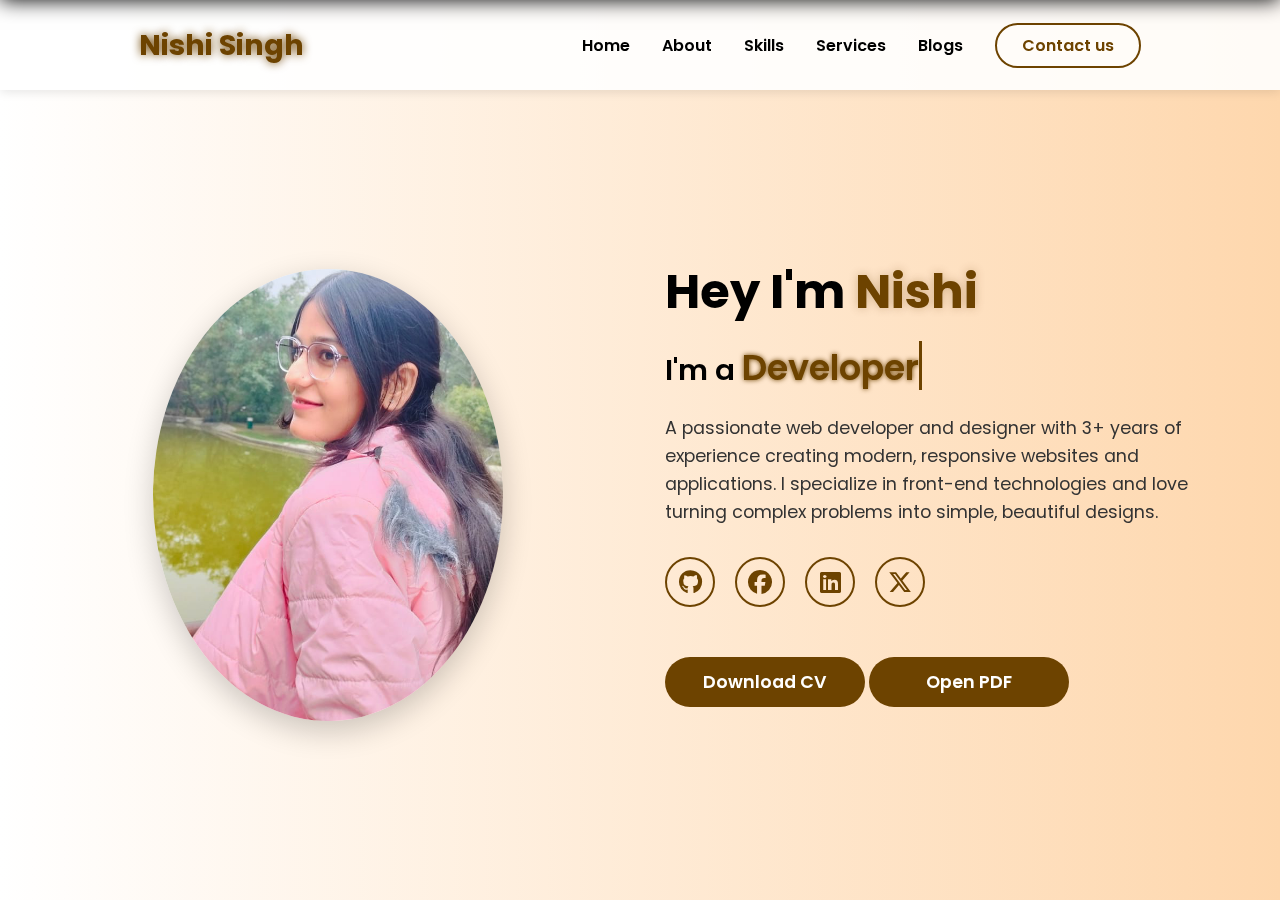
<file: index.html>
<!DOCTYPE html>
<html lang="en">
<head>
    <meta charset="UTF-8">
    <meta name="viewport" content="width=device-width, initial-scale=1.0">
    <link rel="stylesheet" href="https://cdnjs.cloudflare.com/ajax/libs/font-awesome/6.5.2/css/all.min.css">
    <title>Nishi Portfolio</title>
    <link rel="stylesheet" href="style.css">
    <link rel="stylesheet" href="https://unpkg.com/aos@next/dist/aos.css">
</head>
<body>
    <nav>
        <div class="nav-container">
            <div class="logo" data-aos="zoom-in" data-aos-duration="1000">
                <span>Nishi Singh</span>
            </div>
            <div class="links">
                <div class="link" data-aos="fade-up" data-aos-duration="1000" data-aos-delay="100"><a href="index.html">Home</a></div>
                <div class="link" data-aos="fade-up" data-aos-duration="1000" data-aos-delay="200"><a href="about.html">About</a></div>
                <div class="link" data-aos="fade-up" data-aos-duration="1000" data-aos-delay="300"><a href="skills.html">Skills</a></div>
                <div class="link" data-aos="fade-up" data-aos-duration="1000" data-aos-delay="400"><a href="services.html">Services</a></div>
                <div class="link" data-aos="fade-up" data-aos-duration="1000" data-aos-delay="500"><a href="blogs.html">Blogs</a></div>
                <div class="link contact-btn" data-aos="fade-up" data-aos-duration="1000" data-aos-delay="600"><a href="contact.html">Contact us</a></div>
            </div>
            <i class="fa-solid fa-bars hamburg" onclick="hamburg()"></i>
        </div>
        <div class="dropdown">
            <div class="links">
                <a href="index.html">Home</a>
                <a href="about.html">About</a>
                <a href="skills.html">Skills</a>
                <a href="services.html">Services</a>
                <a href="blogs.html">Blogs</a>
                <a href="contact.html">Contact Us</a>
                <i class="fa-solid fa-xmark cancel" onclick="cancel()"></i>
            </div>
        </div>
    </nav>

    <section>
        <div class="main-container">
            <div class="image" data-aos="zoom-in-right" data-aos-duration="1500">
                <img src="main.png" class="circle" alt="Nishi Singh">
            </div>
            <div class="content">
                <h1 data-aos="fade-left" data-aos-duration="1000" data-aos-delay="800">Hey I'm <span>Nishi</span></h1>
                <div class="typewriter" data-aos="fade-right" data-aos-duration="1000" data-aos-delay="900">I'm a <span></span></div>
                <p data-aos="flip-up" data-aos-duration="1000" data-aos-delay="1000">A passionate web developer and designer with 3+ years of experience creating modern, responsive websites and applications. I specialize in front-end technologies and love turning complex problems into simple, beautiful designs.</p>
                
                <div class="social-links" data-aos="flip-down" data-aos-duration="1000" data-aos-delay="1200">
                    <a href="https://github.com/NishiSingh9555/NishiSingh9555"><i class="fa-brands fa-github"></i></a>
                    <a href="#"><i class="fa-brands fa-facebook"></i></a>
                    <a href="https://www.linkedin.com/in/nishi-singh-059833337/"><i class="fa-brands fa-linkedin"></i></a>
                    <a href="#"><i class="fa-brands fa-x-twitter"></i></a>
                </div>
                
                <div class="btn" data-aos="fade-up" data-aos-duration="1000" data-aos-delay="1300">
                    <button <a href="Nishi Singh.pdf" download class="pdf-btn">Download CV </button>
                    <button onclick="window.open('Nishi Singh.pdf')">Open PDF</button>
                </div>
            </div>
        </div>
    </section>

    <script src="https://unpkg.com/aos@next/dist/aos.js"></script>
    <script>
        AOS.init({
            offset: 0,
            duration: 1000,
            once: true
        });
        
        function hamburg(){
            const navbar = document.querySelector(".dropdown");
            navbar.style.transform = "translateY(0)";
        }
        
        function cancel(){
            const navbar = document.querySelector(".dropdown");
            navbar.style.transform = "translateY(-100%)";
        }
        
        // Close dropdown when clicking outside
        document.addEventListener('click', function(event) {
            const dropdown = document.querySelector('.dropdown');
            const hamburger = document.querySelector('.hamburg');
            
            if (!dropdown.contains(event.target) && !hamburger.contains(event.target)) {
                dropdown.style.transform = "translateY(-100%)";
            }
        });
    </script>
</body>
</html>
</file>
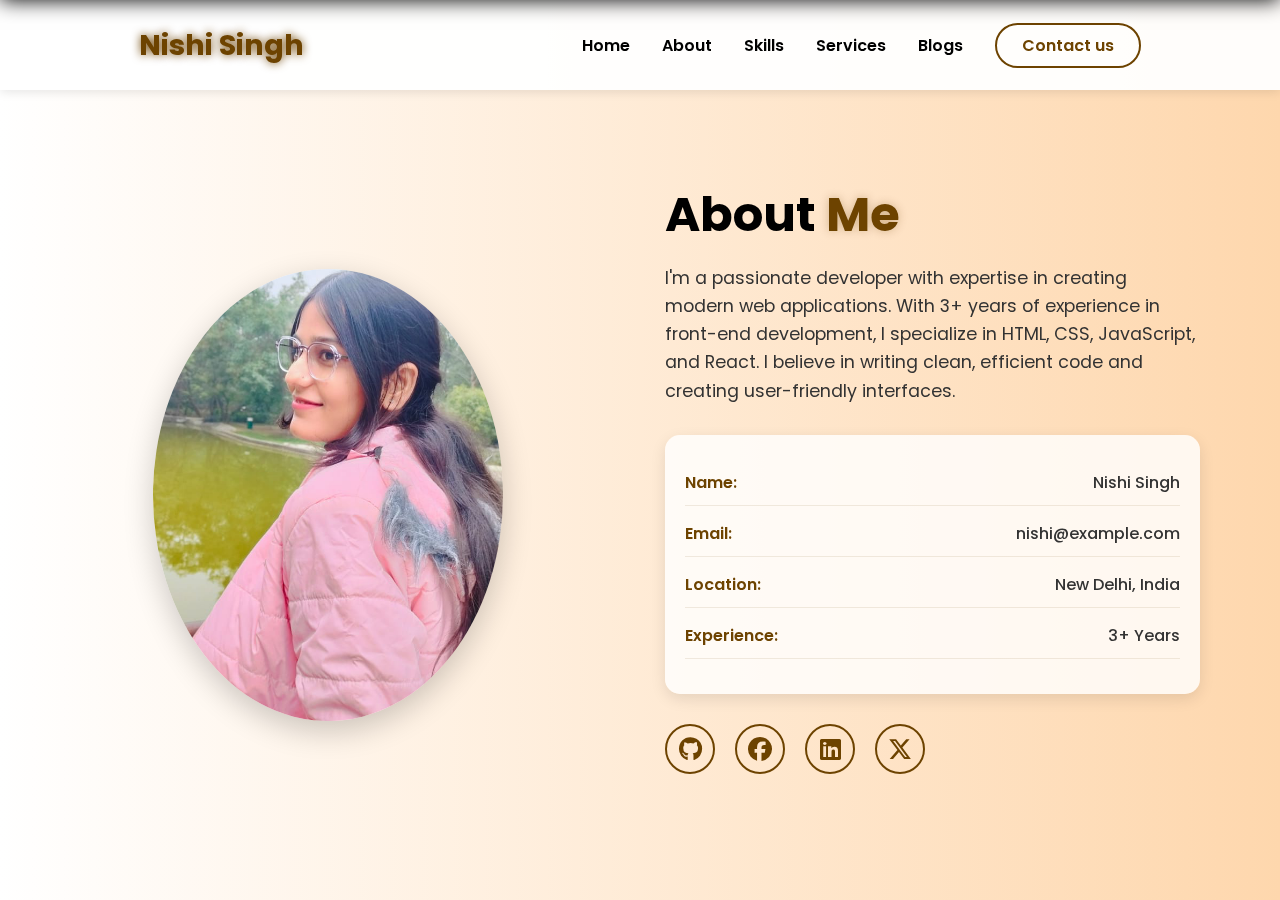
<file: about.html>
<!DOCTYPE html>
<html lang="en">
<head>
    <meta charset="UTF-8">
    <meta name="viewport" content="width=device-width, initial-scale=1.0">
    <link rel="stylesheet" href="https://cdnjs.cloudflare.com/ajax/libs/font-awesome/6.5.2/css/all.min.css">
    <title>About - Nishi Portfolio</title>
    <link rel="stylesheet" href="https://unpkg.com/aos@next/dist/aos.css">
    <style>
        /* CSS for about.html page */
        @import url('https://fonts.googleapis.com/css2?family=Poppins:wght@100;200;300;400;500;600&display=swap');
        
        * {
            padding: 0;
            margin: 0;
            font-family: 'Poppins', sans-serif;
            box-sizing: border-box;
        }
        
        html {
            overflow-x: hidden;
        }
        
        body {
            width: 100%;
            min-height: 100vh;
            overflow-x: hidden;
            background: linear-gradient(to right, rgb(255,255,255), rgb(254,215,173));
        }
        
        nav {
            width: 100%;
            height: 10vh;
            position: fixed;
            top: 0;
            left: 0;
            z-index: 1000;
            background: rgba(255, 255, 255, 0.95);
            box-shadow: 0 2px 10px rgba(0,0,0,0.1);
        }
        
        .nav-container {
            width: 100%;
            height: 100%;
            display: flex;
            justify-content: space-around;
            align-items: center;
        }
        
        .logo {
            color: black;
            font-size: 1.8rem;
            font-weight: bolder;
        }
        
        .logo span {
            color: rgb(109,67,0);
            text-shadow: 0 0 10px rgb(109,67,0);
        }
        
        .hamburg, .cancel {
            cursor: pointer;
            position: absolute;
            right: 25px;
            top: 50%;
            transform: translateY(-50%);
            color: black;
            font-size: 1.8rem;
            display: none;
            z-index: 1001;
        }
        
        .nav-container .links {
            display: flex;
            gap: 2rem;
            align-items: center;
        }
        
        .nav-container .link {
            list-style: none;
        }
        
        .nav-container .links a {
            position: relative;
            font-size: 1rem;
            color: black;
            text-decoration: none;
            font-weight: 550;
            transition: 0.3s linear;
        }
        
        .nav-container .links a::before {
            position: absolute;
            content: "";
            bottom: -3px;
            left: 0%;
            width: 0%;
            height: 3px;
            background-color: rgb(109,67,0);
            transition: 0.2s linear;
        }
        
        .nav-container .links a:hover::before {
            width: 100%;
        }
        
        .nav-container .contact-btn {
            background-color: transparent;
            padding: 8px 25px;
            border-radius: 25px;
            border: 2px solid rgb(109,67,0);
            transition: 0.2s linear;
        }
        
        .nav-container .contact-btn a {
            color: rgb(109,67,0);
            transition: 0.3s linear;
        }
        
        .nav-container .contact-btn:hover {
            background-color: rgb(109,67,0);
        }
        
        .nav-container .contact-btn:hover a {
            color: white;
        }
        
        .nav-container .links a:hover {
            color: rgb(109,67,0);
        }
        
        .dropdown {
            z-index: 1000;
            position: fixed;
            top: 0;
            left: 0;
            transform: translateY(-100%);
            width: 100%;
            height: 100vh;
            background: rgba(0, 0, 0, 0.95);
            backdrop-filter: blur(5px);
            box-shadow: 0 0 20px black;
            transition: 0.3s linear;
            display: flex;
            flex-direction: column;
            justify-content: center;
            align-items: center;
        }
        
        .dropdown .links {
            display: flex;
            flex-direction: column;
            gap: 2rem;
            align-items: center;
        }
        
        .dropdown .links a {
            color: white;
            text-decoration: none;
            font-size: 1.5rem;
            padding: 10px 30px;
            transition: 0.2s linear;
        }
        
        .dropdown .links a:hover {
            color: rgb(109,67,0);
            background-color: rgba(255, 255, 255, 0.1);
            border-radius: 10px;
        }
        
        .cancel {
            position: absolute;
            top: 30px;
            right: 30px;
            color: white;
        }
        
        section {
            width: 100%;
            min-height: 100vh;
            padding-top: 10vh;
            display: flex;
            justify-content: center;
            align-items: center;
        }
        
        .main-container {
            width: 100%;
            max-width: 1200px;
            min-height: 80vh;
            display: flex;
            justify-content: center;
            align-items: center;
            padding: 50px 20px;
            gap: 50px;
        }
        
        .main-container .image {
            flex: 1;
            display: flex;
            justify-content: center;
            align-items: center;
        }
        
        .main-container .image img {
            max-width: 100%;
            height: auto;
            border-radius: 50%;
            object-fit: cover;
            box-shadow: 0 10px 30px rgba(0,0,0,0.2);
        }
        
        .circle {
            width: 350px;
            height: 350px;
        }
        
        .main-container .content {
            flex: 1;
            color: black;
            padding: 20px;
        }
        
        .content h1 {
            font-size: 3rem;
            margin-bottom: 20px;
            line-height: 1.2;
        }
        
        .content h1 span {
            color: rgb(109,67,0);
            text-shadow: 0 0 10px rgba(109,67,0,0.3);
        }
        
        .content p {
            font-size: 1.1rem;
            line-height: 1.6;
            margin: 20px 0;
            color: #333;
        }
        
        /* About page specific styles */
        .info-section {
            margin: 30px 0;
            padding: 20px;
            background: rgba(255, 255, 255, 0.8);
            border-radius: 15px;
            box-shadow: 0 5px 15px rgba(0,0,0,0.1);
        }
        
        .info-item {
            margin: 15px 0;
            display: flex;
            justify-content: space-between;
            border-bottom: 1px solid rgba(109,67,0,0.1);
            padding-bottom: 10px;
        }
        
        .info-label {
            font-weight: 600;
            color: rgb(109,67,0);
        }
        
        .info-value {
            color: #333;
            font-weight: 500;
        }
        
        .social-links {
            display: flex;
            justify-content: flex-start;
            align-items: center;
            gap: 20px;
            margin: 30px 0;
        }
        
        .social-links a {
            display: flex;
            justify-content: center;
            align-items: center;
            width: 50px;
            height: 50px;
            background-color: transparent;
            border: 2px solid rgb(109,67,0);
            border-radius: 50%;
            color: rgb(109,67,0);
            font-size: 1.5rem;
            transition: all 0.3s ease;
            text-decoration: none;
        }
        
        .social-links a:hover {
            background-color: rgb(109,67,0);
            color: white;
            transform: translateY(-5px);
            box-shadow: 0 5px 15px rgba(109,67,0,0.3);
        }
        
        /* Responsive Styles */
        @media (max-width: 1024px) {
            .main-container {
                flex-direction: column;
                text-align: center;
                padding: 30px 20px;
            }
            
            .circle {
                width: 280px;
                height: 280px;
            }
            
            .content h1 {
                font-size: 2.5rem;
            }
            
            .social-links {
                justify-content: center;
            }
        }
        
        @media (max-width: 768px) {
            .nav-container .links {
                display: none;
            }
            
            .hamburg, .cancel {
                display: block;
            }
            
            .circle {
                width: 220px;
                height: 220px;
            }
            
            .content h1 {
                font-size: 2rem;
            }
            
            .info-item {
                flex-direction: column;
                gap: 5px;
                align-items: center;
                text-align: center;
            }
        }
        
        @media (max-width: 480px) {
            .logo {
                font-size: 1.5rem;
            }
            
            .circle {
                width: 180px;
                height: 180px;
            }
            
            .content h1 {
                font-size: 1.8rem;
            }
        }
    </style>
</head>
<body>
    <nav>
        <div class="nav-container">
            <div class="logo" data-aos="zoom-in" data-aos-duration="1000">
                <span>Nishi Singh</span>
            </div>
            <div class="links">
                <div class="link" data-aos="fade-up" data-aos-duration="1000" data-aos-delay="100"><a href="index.html">Home</a></div>
                <div class="link" data-aos="fade-up" data-aos-duration="1000" data-aos-delay="200"><a href="about.html">About</a></div>
                <div class="link" data-aos="fade-up" data-aos-duration="1000" data-aos-delay="300"><a href="skills.html">Skills</a></div>
                <div class="link" data-aos="fade-up" data-aos-duration="1000" data-aos-delay="400"><a href="services.html">Services</a></div>
                <div class="link" data-aos="fade-up" data-aos-duration="1000" data-aos-delay="500"><a href="blogs.html">Blogs</a></div>
                <div class="link contact-btn" data-aos="fade-up" data-aos-duration="1000" data-aos-delay="600"><a href="contact.html">Contact us</a></div>
            </div>
            <i class="fa-solid fa-bars hamburg" onclick="hamburg()"></i>
        </div>
        <div class="dropdown">
            <div class="links">
                <a href="index.html">Home</a>
                <a href="about.html">About</a>
                <a href="skills.html">Skills</a>
                <a href="services.html">Services</a>
                <a href="blogs.html">Blogs</a>
                <a href="contact.html">Contact Us</a>
                <i class="fa-solid fa-xmark cancel" onclick="cancel()"></i>
            </div>
        </div>
    </nav>

    <section>
        <div class="main-container">
            <div class="image" data-aos="zoom-in-right" data-aos-duration="1500">
                <img src="main.png" class="circle" alt="Nishi Singh">
            </div>
            <div class="content">
                <h1 data-aos="fade-left" data-aos-duration="1000" data-aos-delay="800">About <span>Me</span></h1>
                <p data-aos="flip-up" data-aos-duration="1000" data-aos-delay="1000">I'm a passionate developer with expertise in creating modern web applications. With 3+ years of experience in front-end development, I specialize in HTML, CSS, JavaScript, and React. I believe in writing clean, efficient code and creating user-friendly interfaces.</p>
              
                <div class="info-section" data-aos="fade-up" data-aos-duration="1000" data-aos-delay="1100">
                    <div class="info-item">
                        <span class="info-label">Name:</span>
                        <span class="info-value">Nishi Singh</span>
                    </div>
                    <div class="info-item">
                        <span class="info-label">Email:</span>
                        <span class="info-value">nishi@example.com</span>
                    </div>
                    <div class="info-item">
                        <span class="info-label">Location:</span>
                        <span class="info-value">New Delhi, India</span>
                    </div>
                    <div class="info-item">
                        <span class="info-label">Experience:</span>
                        <span class="info-value">3+ Years</span>
                    </div>
                </div>
              
                <div class="social-links" data-aos="flip-down" data-aos-duration="1000" data-aos-delay="1200">
                    <a href="#"><i class="fa-brands fa-github"></i></a>
                    <a href="#"><i class="fa-brands fa-facebook"></i></a>
                    <a href="#"><i class="fa-brands fa-linkedin"></i></a>
                    <a href="#"><i class="fa-brands fa-x-twitter"></i></a>
                </div>
            </div>
        </div>
    </section>

    <script src="https://unpkg.com/aos@next/dist/aos.js"></script>
    <script>
        AOS.init({
            offset: 0,
            duration: 1000,
            once: true
        });
        
        function hamburg() {
            const navbar = document.querySelector(".dropdown");
            navbar.style.transform = "translateY(0)";
        }
        
        function cancel() {
            const navbar = document.querySelector(".dropdown");
            navbar.style.transform = "translateY(-100%)";
        }
        
        document.addEventListener('click', function(event) {
            const dropdown = document.querySelector('.dropdown');
            const hamburger = document.querySelector('.hamburg');
            
            if (!dropdown.contains(event.target) && !hamburger.contains(event.target)) {
                dropdown.style.transform = "translateY(-100%)";
            }
        });
    </script>
</body>
</html>
</file>
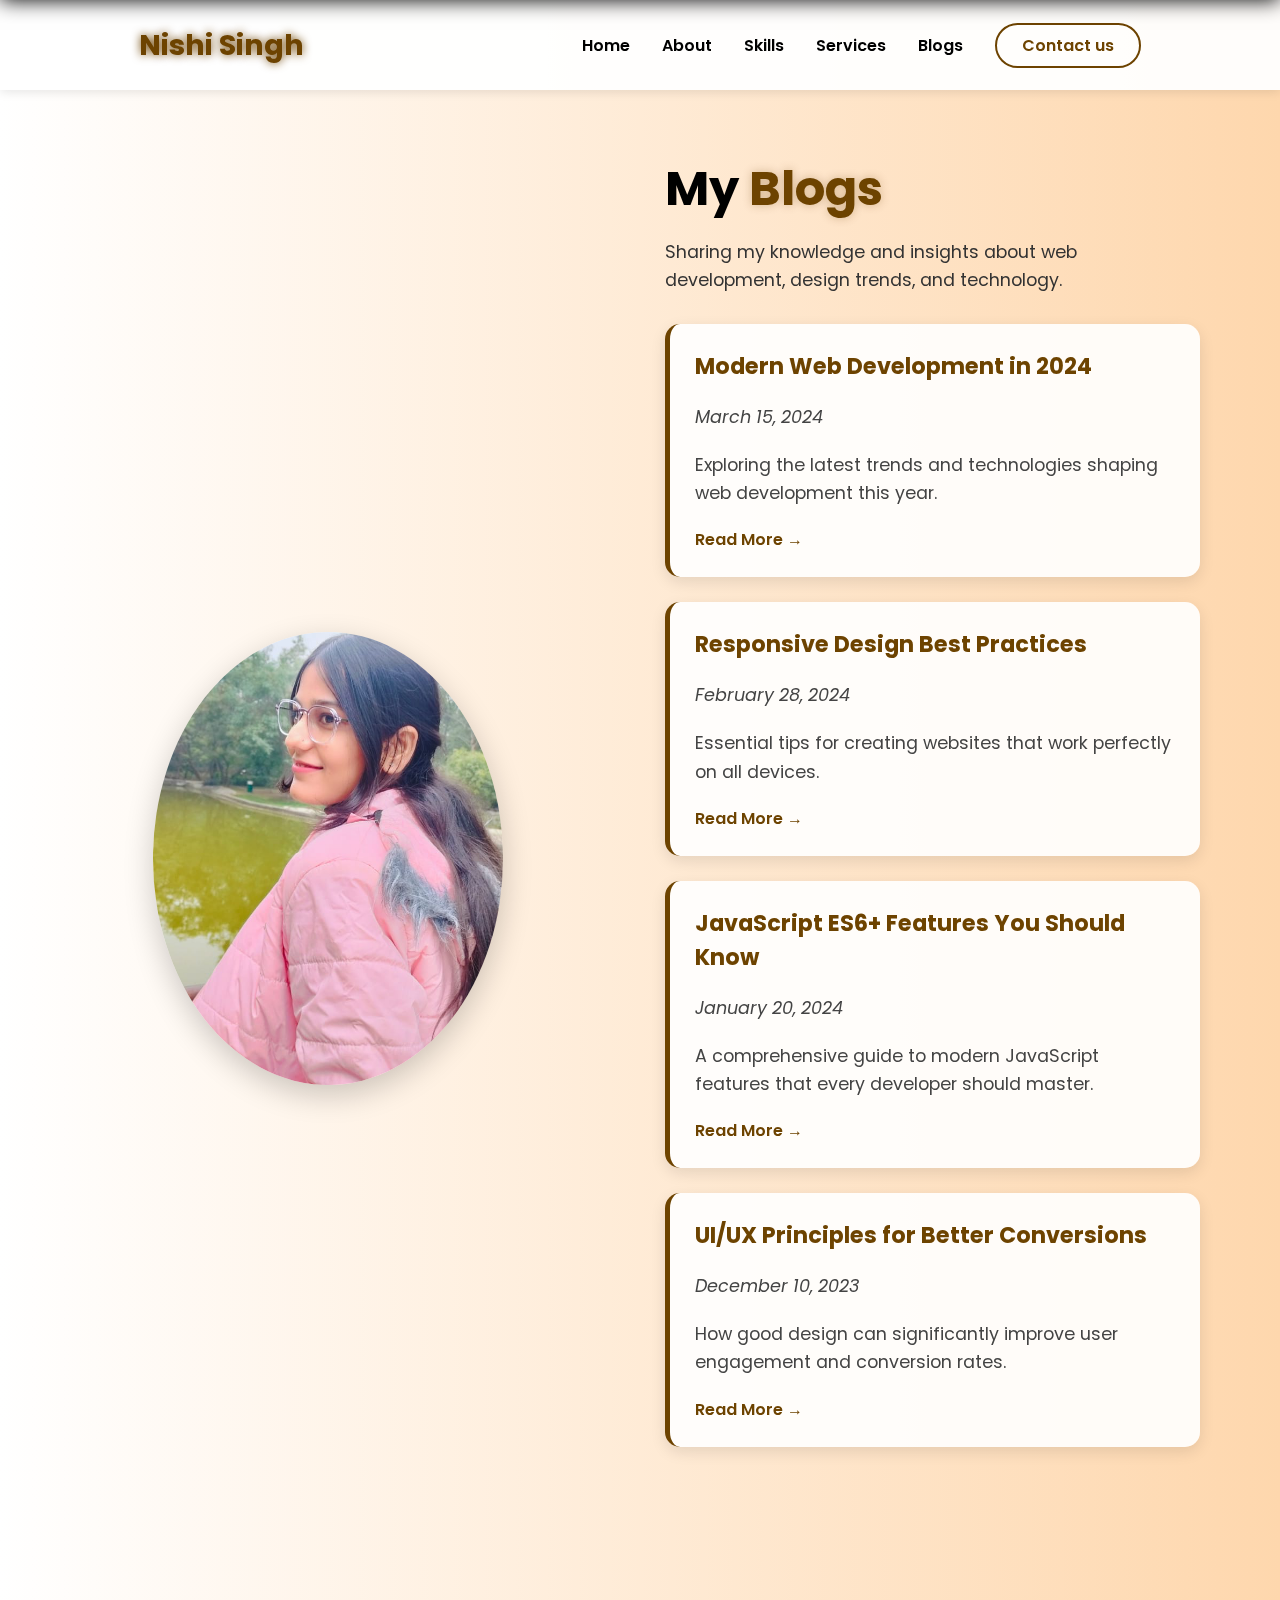
<file: blogs.html>
<!DOCTYPE html>
<html lang="en">
<head>
    <meta charset="UTF-8">
    <meta name="viewport" content="width=device-width, initial-scale=1.0">
    <link rel="stylesheet" href="https://cdnjs.cloudflare.com/ajax/libs/font-awesome/6.5.2/css/all.min.css">
    <title>Blogs - Nishi Portfolio</title>
    <link rel="stylesheet" href="https://unpkg.com/aos@next/dist/aos.css">
    <style>
        /* CSS for blogs.html page */
        @import url('https://fonts.googleapis.com/css2?family=Poppins:wght@100;200;300;400;500;600&display=swap');
        
        * {
            padding: 0;
            margin: 0;
            font-family: 'Poppins', sans-serif;
            box-sizing: border-box;
        }
        
        html {
            overflow-x: hidden;
        }
        
        body {
            width: 100%;
            min-height: 100vh;
            overflow-x: hidden;
            background: linear-gradient(to right, rgb(255,255,255), rgb(254,215,173));
        }
        
        nav {
            width: 100%;
            height: 10vh;
            position: fixed;
            top: 0;
            left: 0;
            z-index: 1000;
            background: rgba(255, 255, 255, 0.95);
            box-shadow: 0 2px 10px rgba(0,0,0,0.1);
        }
        
        .nav-container {
            width: 100%;
            height: 100%;
            display: flex;
            justify-content: space-around;
            align-items: center;
        }
        
        .logo {
            color: black;
            font-size: 1.8rem;
            font-weight: bolder;
        }
        
        .logo span {
            color: rgb(109,67,0);
            text-shadow: 0 0 10px rgb(109,67,0);
        }
        
        .hamburg, .cancel {
            cursor: pointer;
            position: absolute;
            right: 25px;
            top: 50%;
            transform: translateY(-50%);
            color: black;
            font-size: 1.8rem;
            display: none;
            z-index: 1001;
        }
        
        .nav-container .links {
            display: flex;
            gap: 2rem;
            align-items: center;
        }
        
        .nav-container .link {
            list-style: none;
        }
        
        .nav-container .links a {
            position: relative;
            font-size: 1rem;
            color: black;
            text-decoration: none;
            font-weight: 550;
            transition: 0.3s linear;
        }
        
        .nav-container .links a::before {
            position: absolute;
            content: "";
            bottom: -3px;
            left: 0%;
            width: 0%;
            height: 3px;
            background-color: rgb(109,67,0);
            transition: 0.2s linear;
        }
        
        .nav-container .links a:hover::before {
            width: 100%;
        }
        
        .nav-container .contact-btn {
            background-color: transparent;
            padding: 8px 25px;
            border-radius: 25px;
            border: 2px solid rgb(109,67,0);
            transition: 0.2s linear;
        }
        
        .nav-container .contact-btn a {
            color: rgb(109,67,0);
            transition: 0.3s linear;
        }
        
        .nav-container .contact-btn:hover {
            background-color: rgb(109,67,0);
        }
        
        .nav-container .contact-btn:hover a {
            color: white;
        }
        
        .nav-container .links a:hover {
            color: rgb(109,67,0);
        }
        
        .dropdown {
            z-index: 1000;
            position: fixed;
            top: 0;
            left: 0;
            transform: translateY(-100%);
            width: 100%;
            height: 100vh;
            background: rgba(0, 0, 0, 0.95);
            backdrop-filter: blur(5px);
            box-shadow: 0 0 20px black;
            transition: 0.3s linear;
            display: flex;
            flex-direction: column;
            justify-content: center;
            align-items: center;
        }
        
        .dropdown .links {
            display: flex;
            flex-direction: column;
            gap: 2rem;
            align-items: center;
        }
        
        .dropdown .links a {
            color: white;
            text-decoration: none;
            font-size: 1.5rem;
            padding: 10px 30px;
            transition: 0.2s linear;
        }
        
        .dropdown .links a:hover {
            color: rgb(109,67,0);
            background-color: rgba(255, 255, 255, 0.1);
            border-radius: 10px;
        }
        
        .cancel {
            position: absolute;
            top: 30px;
            right: 30px;
            color: white;
        }
        
        section {
            width: 100%;
            min-height: 100vh;
            padding-top: 10vh;
            display: flex;
            justify-content: center;
            align-items: center;
        }
        
        .main-container {
            width: 100%;
            max-width: 1200px;
            min-height: 80vh;
            display: flex;
            justify-content: center;
            align-items: center;
            padding: 50px 20px;
            gap: 50px;
        }
        
        .main-container .image {
            flex: 1;
            display: flex;
            justify-content: center;
            align-items: center;
        }
        
        .main-container .image img {
            max-width: 100%;
            height: auto;
            border-radius: 50%;
            object-fit: cover;
            box-shadow: 0 10px 30px rgba(0,0,0,0.2);
        }
        
        .circle {
            width: 350px;
            height: 350px;
        }
        
        .main-container .content {
            flex: 1;
            color: black;
            padding: 20px;
        }
        
        .content h1 {
            font-size: 3rem;
            margin-bottom: 20px;
            line-height: 1.2;
        }
        
        .content h1 span {
            color: rgb(109,67,0);
            text-shadow: 0 0 10px rgba(109,67,0,0.3);
        }
        
        .content p {
            font-size: 1.1rem;
            line-height: 1.6;
            margin: 20px 0;
            color: #333;
        }
        
        /* Blogs page specific styles */
        .blogs-container {
            margin: 30px 0;
        }
        
        .blog-post {
            background: rgba(255, 255, 255, 0.9);
            padding: 25px;
            border-radius: 15px;
            margin-bottom: 25px;
            box-shadow: 0 5px 15px rgba(0,0,0,0.1);
            border-left: 5px solid rgb(109,67,0);
            transition: all 0.3s ease;
        }
        
        .blog-post:hover {
            transform: translateX(10px);
            box-shadow: 0 10px 25px rgba(109,67,0,0.2);
        }
        
        .blog-post h3 {
            color: rgb(109,67,0);
            margin-bottom: 10px;
            font-size: 1.4rem;
        }
        
        .blog-date {
            color: #666;
            font-size: 0.9rem;
            margin-bottom: 15px;
            font-style: italic;
        }
        
        .blog-post p {
            margin-bottom: 20px;
            color: #444;
            line-height: 1.6;
        }
        
        .read-more {
            color: rgb(109,67,0);
            text-decoration: none;
            font-weight: 600;
            display: inline-flex;
            align-items: center;
            gap: 5px;
            transition: all 0.3s ease;
        }
        
        .read-more:hover {
            color: #000;
            gap: 10px;
        }
        
        .social-links {
            display: flex;
            justify-content: flex-start;
            align-items: center;
            gap: 20px;
            margin: 30px 0;
        }
        
        .social-links a {
            display: flex;
            justify-content: center;
            align-items: center;
            width: 50px;
            height: 50px;
            background-color: transparent;
            border: 2px solid rgb(109,67,0);
            border-radius: 50%;
            color: rgb(109,67,0);
            font-size: 1.5rem;
            transition: all 0.3s ease;
            text-decoration: none;
        }
        
        .social-links a:hover {
            background-color: rgb(109,67,0);
            color: white;
            transform: translateY(-5px);
            box-shadow: 0 5px 15px rgba(109,67,0,0.3);
        }
        
        /* Responsive Styles */
        @media (max-width: 1024px) {
            .main-container {
                flex-direction: column;
                text-align: center;
                padding: 30px 20px;
            }
            
            .circle {
                width: 280px;
                height: 280px;
            }
            
            .content h1 {
                font-size: 2.5rem;
            }
            
            .social-links {
                justify-content: center;
            }
        }
        
        @media (max-width: 768px) {
            .nav-container .links {
                display: none;
            }
            
            .hamburg, .cancel {
                display: block;
            }
            
            .circle {
                width: 220px;
                height: 220px;
            }
            
            .content h1 {
                font-size: 2rem;
            }
        }
        
        @media (max-width: 480px) {
            .logo {
                font-size: 1.5rem;
            }
            
            .circle {
                width: 180px;
                height: 180px;
            }
            
            .content h1 {
                font-size: 1.8rem;
            }
        }
    </style>
</head>
<body>
    <nav>
        <div class="nav-container">
            <div class="logo" data-aos="zoom-in" data-aos-duration="1000">
                <span>Nishi Singh</span>
            </div>
            <div class="links">
                <div class="link" data-aos="fade-up" data-aos-duration="1000" data-aos-delay="100"><a href="index.html">Home</a></div>
                <div class="link" data-aos="fade-up" data-aos-duration="1000" data-aos-delay="200"><a href="about.html">About</a></div>
                <div class="link" data-aos="fade-up" data-aos-duration="1000" data-aos-delay="300"><a href="skills.html">Skills</a></div>
                <div class="link" data-aos="fade-up" data-aos-duration="1000" data-aos-delay="400"><a href="services.html">Services</a></div>
                <div class="link" data-aos="fade-up" data-aos-duration="1000" data-aos-delay="500"><a href="blogs.html">Blogs</a></div>
                <div class="link contact-btn" data-aos="fade-up" data-aos-duration="1000" data-aos-delay="600"><a href="contact.html">Contact us</a></div>
            </div>
            <i class="fa-solid fa-bars hamburg" onclick="hamburg()"></i>
        </div>
        <div class="dropdown">
            <div class="links">
                <a href="index.html">Home</a>
                <a href="about.html">About</a>
                <a href="skills.html">Skills</a>
                <a href="services.html">Services</a>
                <a href="blogs.html">Blogs</a>
                <a href="contact.html">Contact Us</a>
                <i class="fa-solid fa-xmark cancel" onclick="cancel()"></i>
            </div>
        </div>
    </nav>

    <section>
        <div class="main-container">
            <div class="image" data-aos="zoom-in-right" data-aos-duration="1500">
                <img src="main.png" class="circle" alt="Nishi Singh">
            </div>
            <div class="content">
                <h1 data-aos="fade-left" data-aos-duration="1000" data-aos-delay="800">My <span>Blogs</span></h1>
                <p data-aos="flip-up" data-aos-duration="1000" data-aos-delay="1000">Sharing my knowledge and insights about web development, design trends, and technology.</p>
              
                <div class="blogs-container" data-aos="fade-up" data-aos-duration="1000" data-aos-delay="1100">
                    <div class="blog-post">
                        <h3>Modern Web Development in 2024</h3>
                        <p class="blog-date">March 15, 2024</p>
                        <p>Exploring the latest trends and technologies shaping web development this year.</p>
                        <a href="#" class="read-more">Read More →</a>
                    </div>
                    <div class="blog-post">
                        <h3>Responsive Design Best Practices</h3>
                        <p class="blog-date">February 28, 2024</p>
                        <p>Essential tips for creating websites that work perfectly on all devices.</p>
                        <a href="#" class="read-more">Read More →</a>
                    </div>
                    <div class="blog-post">
                        <h3>JavaScript ES6+ Features You Should Know</h3>
                        <p class="blog-date">January 20, 2024</p>
                        <p>A comprehensive guide to modern JavaScript features that every developer should master.</p>
                        <a href="#" class="read-more">Read More →</a>
                    </div>
                    <div class="blog-post">
                        <h3>UI/UX Principles for Better Conversions</h3>
                        <p class="blog-date">December 10, 2023</p>
                        <p>How good design can significantly improve user engagement and conversion rates.</p>
                        <a href="#" class="read-more">Read More →</a>
                    </div>
                </div>
              
                <div class="social-links" data-aos="flip-down" data-aos-duration="1000" data-aos-delay="1200">
                    <a href="#"><i class="fa-brands fa-github"></i></a>
                    <a href="#"><i class="fa-brands fa-facebook"></i></a>
                    <a href="#"><i class="fa-brands fa-linkedin"></i></a>
                    <a href="#"><i class="fa-brands fa-x-twitter"></i></a>
                </div>
            </div>
        </div>
    </section>

    <script src="https://unpkg.com/aos@next/dist/aos.js"></script>
    <script>
        AOS.init({
            offset: 0,
            duration: 1000,
            once: true
        });
        
        function hamburg() {
            const navbar = document.querySelector(".dropdown");
            navbar.style.transform = "translateY(0)";
        }
        
        function cancel() {
            const navbar = document.querySelector(".dropdown");
            navbar.style.transform = "translateY(-100%)";
        }
        
        document.addEventListener('click', function(event) {
            const dropdown = document.querySelector('.dropdown');
            const hamburger = document.querySelector('.hamburg');
            
            if (!dropdown.contains(event.target) && !hamburger.contains(event.target)) {
                dropdown.style.transform = "translateY(-100%)";
            }
        });
    </script>
</body>
</html>
</file>
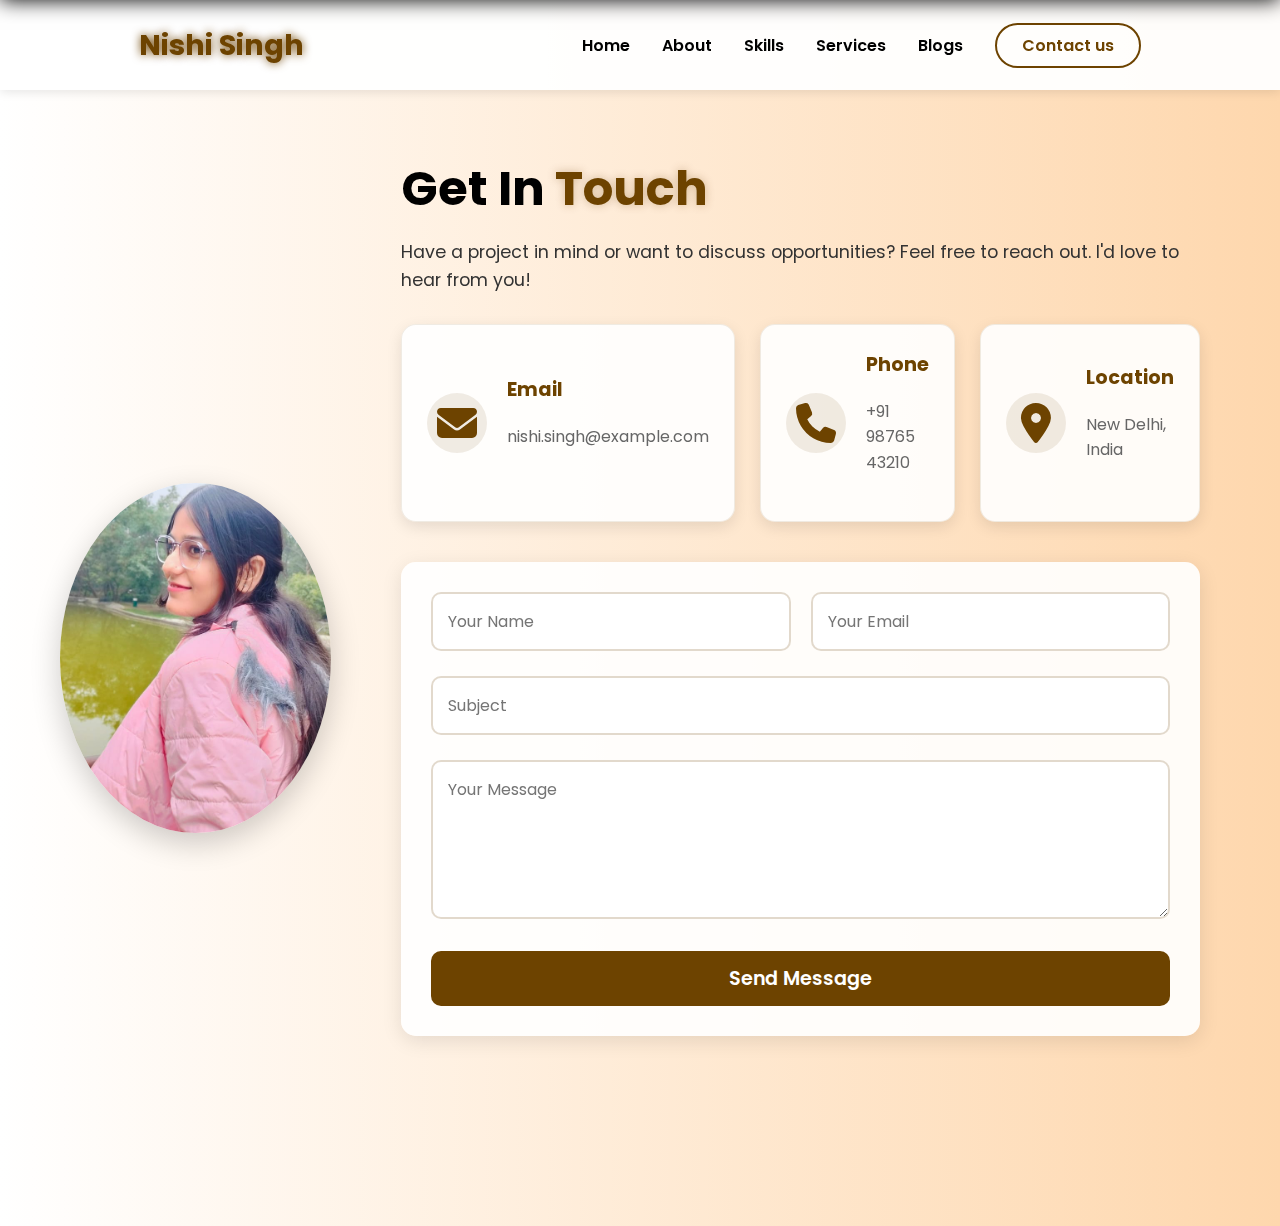
<file: contact.html>
<!DOCTYPE html>
<html lang="en">
<head>
    <meta charset="UTF-8">
    <meta name="viewport" content="width=device-width, initial-scale=1.0">
    <link rel="stylesheet" href="https://cdnjs.cloudflare.com/ajax/libs/font-awesome/6.5.2/css/all.min.css">
    <title>Contact - Nishi Portfolio</title>
    <link rel="stylesheet" href="https://unpkg.com/aos@next/dist/aos.css">
    <style>
        /* CSS for contact.html page */
        @import url('https://fonts.googleapis.com/css2?family=Poppins:wght@100;200;300;400;500;600&display=swap');
        
        * {
            padding: 0;
            margin: 0;
            font-family: 'Poppins', sans-serif;
            box-sizing: border-box;
        }
        
        html {
            overflow-x: hidden;
        }
        
        body {
            width: 100%;
            min-height: 100vh;
            overflow-x: hidden;
            background: linear-gradient(to right, rgb(255,255,255), rgb(254,215,173));
        }
        
        nav {
            width: 100%;
            height: 10vh;
            position: fixed;
            top: 0;
            left: 0;
            z-index: 1000;
            background: rgba(255, 255, 255, 0.95);
            box-shadow: 0 2px 10px rgba(0,0,0,0.1);
        }
        
        .nav-container {
            width: 100%;
            height: 100%;
            display: flex;
            justify-content: space-around;
            align-items: center;
        }
        
        .logo {
            color: black;
            font-size: 1.8rem;
            font-weight: bolder;
        }
        
        .logo span {
            color: rgb(109,67,0);
            text-shadow: 0 0 10px rgb(109,67,0);
        }
        
        .hamburg, .cancel {
            cursor: pointer;
            position: absolute;
            right: 25px;
            top: 50%;
            transform: translateY(-50%);
            color: black;
            font-size: 1.8rem;
            display: none;
            z-index: 1001;
        }
        
        .nav-container .links {
            display: flex;
            gap: 2rem;
            align-items: center;
        }
        
        .nav-container .link {
            list-style: none;
        }
        
        .nav-container .links a {
            position: relative;
            font-size: 1rem;
            color: black;
            text-decoration: none;
            font-weight: 550;
            transition: 0.3s linear;
        }
        
        .nav-container .links a::before {
            position: absolute;
            content: "";
            bottom: -3px;
            left: 0%;
            width: 0%;
            height: 3px;
            background-color: rgb(109,67,0);
            transition: 0.2s linear;
        }
        
        .nav-container .links a:hover::before {
            width: 100%;
        }
        
        .nav-container .contact-btn {
            background-color: transparent;
            padding: 8px 25px;
            border-radius: 25px;
            border: 2px solid rgb(109,67,0);
            transition: 0.2s linear;
        }
        
        .nav-container .contact-btn a {
            color: rgb(109,67,0);
            transition: 0.3s linear;
        }
        
        .nav-container .contact-btn:hover {
            background-color: rgb(109,67,0);
        }
        
        .nav-container .contact-btn:hover a {
            color: white;
        }
        
        .nav-container .links a:hover {
            color: rgb(109,67,0);
        }
        
        .dropdown {
            z-index: 1000;
            position: fixed;
            top: 0;
            left: 0;
            transform: translateY(-100%);
            width: 100%;
            height: 100vh;
            background: rgba(0, 0, 0, 0.95);
            backdrop-filter: blur(5px);
            box-shadow: 0 0 20px black;
            transition: 0.3s linear;
            display: flex;
            flex-direction: column;
            justify-content: center;
            align-items: center;
        }
        
        .dropdown .links {
            display: flex;
            flex-direction: column;
            gap: 2rem;
            align-items: center;
        }
        
        .dropdown .links a {
            color: white;
            text-decoration: none;
            font-size: 1.5rem;
            padding: 10px 30px;
            transition: 0.2s linear;
        }
        
        .dropdown .links a:hover {
            color: rgb(109,67,0);
            background-color: rgba(255, 255, 255, 0.1);
            border-radius: 10px;
        }
        
        .cancel {
            position: absolute;
            top: 30px;
            right: 30px;
            color: white;
        }
        
        section {
            width: 100%;
            min-height: 100vh;
            padding-top: 10vh;
            display: flex;
            justify-content: center;
            align-items: center;
        }
        
        .main-container {
            width: 100%;
            max-width: 1200px;
            min-height: 80vh;
            display: flex;
            justify-content: center;
            align-items: center;
            padding: 50px 20px;
            gap: 50px;
        }
        
        .main-container .image {
            flex: 1;
            display: flex;
            justify-content: center;
            align-items: center;
        }
        
        .main-container .image img {
            max-width: 100%;
            height: auto;
            border-radius: 50%;
            object-fit: cover;
            box-shadow: 0 10px 30px rgba(0,0,0,0.2);
        }
        
        .circle {
            width: 350px;
            height: 350px;
        }
        
        .main-container .content {
            flex: 1;
            color: black;
            padding: 20px;
        }
        
        .content h1 {
            font-size: 3rem;
            margin-bottom: 20px;
            line-height: 1.2;
        }
        
        .content h1 span {
            color: rgb(109,67,0);
            text-shadow: 0 0 10px rgba(109,67,0,0.3);
        }
        
        .content p {
            font-size: 1.1rem;
            line-height: 1.6;
            margin: 20px 0;
            color: #333;
        }
        
        /* Contact page specific styles */
        .contact-info {
            margin: 30px 0;
            display: grid;
            grid-template-columns: repeat(3, 1fr);
            gap: 25px;
        }
        
        .contact-item {
            display: flex;
            align-items: center;
            gap: 20px;
            padding: 25px;
            background: rgba(255, 255, 255, 0.9);
            border-radius: 15px;
            box-shadow: 0 5px 15px rgba(0,0,0,0.1);
            transition: all 0.3s ease;
            border: 1px solid rgba(109,67,0,0.1);
        }
        
        .contact-item:hover {
            transform: translateY(-5px);
            border-color: rgb(109,67,0);
            box-shadow: 0 10px 25px rgba(109,67,0,0.2);
        }
        
        .contact-icon {
            font-size: 2.5rem;
            color: rgb(109,67,0);
            min-width: 60px;
            height: 60px;
            display: flex;
            align-items: center;
            justify-content: center;
            background: rgba(109,67,0,0.1);
            border-radius: 50%;
        }
        
        .contact-item h3 {
            color: rgb(109,67,0);
            margin-bottom: 10px;
            font-size: 1.2rem;
        }
        
        .contact-item p {
            color: #666;
            font-size: 1rem;
        }
        
        .contact-form {
            margin: 40px 0;
            padding: 30px;
            background: rgba(255, 255, 255, 0.9);
            border-radius: 15px;
            box-shadow: 0 5px 20px rgba(0,0,0,0.1);
        }
        
        .form-group {
            margin-bottom: 25px;
        }
        
        .form-group input,
        .form-group textarea {
            width: 100%;
            padding: 15px;
            border: 2px solid rgba(109,67,0,0.2);
            border-radius: 10px;
            font-size: 1rem;
            transition: all 0.3s ease;
            background: white;
        }
        
        .form-group input:focus,
        .form-group textarea:focus {
            outline: none;
            border-color: rgb(109,67,0);
            box-shadow: 0 0 0 3px rgba(109,67,0,0.1);
        }
        
        .form-group:first-child {
            display: grid;
            grid-template-columns: 1fr 1fr;
            gap: 20px;
        }
        
        .submit-btn {
            width: 100%;
            height: 55px;
            background-color: rgb(109,67,0);
            color: white;
            border: none;
            outline: none;
            font-size: 1.2rem;
            font-weight: 600;
            border-radius: 10px;
            cursor: pointer;
            transition: all 0.3s ease;
        }
        
        .submit-btn:hover {
            background-color: transparent;
            color: rgb(109,67,0);
            border: 2px solid rgb(109,67,0);
            transform: translateY(-3px);
            box-shadow: 0 5px 20px rgba(109,67,0,0.3);
        }
        
        .social-links {
            display: flex;
            justify-content: flex-start;
            align-items: center;
            gap: 20px;
            margin: 30px 0;
        }
        
        .social-links a {
            display: flex;
            justify-content: center;
            align-items: center;
            width: 50px;
            height: 50px;
            background-color: transparent;
            border: 2px solid rgb(109,67,0);
            border-radius: 50%;
            color: rgb(109,67,0);
            font-size: 1.5rem;
            transition: all 0.3s ease;
            text-decoration: none;
        }
        
        .social-links a:hover {
            background-color: rgb(109,67,0);
            color: white;
            transform: translateY(-5px);
            box-shadow: 0 5px 15px rgba(109,67,0,0.3);
        }
        
        /* Responsive Styles */
        @media (max-width: 1024px) {
            .main-container {
                flex-direction: column;
                text-align: center;
                padding: 30px 20px;
            }
            
            .circle {
                width: 280px;
                height: 280px;
            }
            
            .content h1 {
                font-size: 2.5rem;
            }
            
            .social-links {
                justify-content: center;
            }
            
            .contact-info {
                grid-template-columns: repeat(2, 1fr);
            }
        }
        
        @media (max-width: 768px) {
            .nav-container .links {
                display: none;
            }
            
            .hamburg, .cancel {
                display: block;
            }
            
            .circle {
                width: 220px;
                height: 220px;
            }
            
            .content h1 {
                font-size: 2rem;
            }
            
            .contact-info {
                grid-template-columns: 1fr;
            }
            
            .form-group:first-child {
                grid-template-columns: 1fr;
                gap: 15px;
            }
            
            .contact-form {
                padding: 20px;
            }
        }
        
        @media (max-width: 480px) {
            .logo {
                font-size: 1.5rem;
            }
            
            .circle {
                width: 180px;
                height: 180px;
            }
            
            .content h1 {
                font-size: 1.8rem;
            }
            
            .contact-item {
                padding: 20px;
            }
            
            .contact-icon {
                font-size: 2rem;
                min-width: 50px;
                height: 50px;
            }
        }
    </style>
</head>
<body>
    <nav>
        <div class="nav-container">
            <div class="logo" data-aos="zoom-in" data-aos-duration="1000">
                <span>Nishi Singh</span>
            </div>
            <div class="links">
                <div class="link" data-aos="fade-up" data-aos-duration="1000" data-aos-delay="100"><a href="index.html">Home</a></div>
                <div class="link" data-aos="fade-up" data-aos-duration="1000" data-aos-delay="200"><a href="about.html">About</a></div>
                <div class="link" data-aos="fade-up" data-aos-duration="1000" data-aos-delay="300"><a href="skills.html">Skills</a></div>
                <div class="link" data-aos="fade-up" data-aos-duration="1000" data-aos-delay="400"><a href="services.html">Services</a></div>
                <div class="link" data-aos="fade-up" data-aos-duration="1000" data-aos-delay="500"><a href="blogs.html">Blogs</a></div>
                <div class="link contact-btn" data-aos="fade-up" data-aos-duration="1000" data-aos-delay="600"><a href="contact.html">Contact us</a></div>
            </div>
            <i class="fa-solid fa-bars hamburg" onclick="hamburg()"></i>
        </div>
        <div class="dropdown">
            <div class="links">
                <a href="index.html">Home</a>
                <a href="about.html">About</a>
                <a href="skills.html">Skills</a>
                <a href="services.html">Services</a>
                <a href="blogs.html">Blogs</a>
                <a href="contact.html">Contact Us</a>
                <i class="fa-solid fa-xmark cancel" onclick="cancel()"></i>
            </div>
        </div>
    </nav>

    <section>
        <div class="main-container">
            <div class="image" data-aos="zoom-in-right" data-aos-duration="1500">
                <img src="main.png" class="circle" alt="Nishi Singh">
            </div>
            <div class="content">
                <h1 data-aos="fade-left" data-aos-duration="1000" data-aos-delay="800">Get In <span>Touch</span></h1>
                <p data-aos="flip-up" data-aos-duration="1000" data-aos-delay="1000">Have a project in mind or want to discuss opportunities? Feel free to reach out. I'd love to hear from you!</p>
              
                <div class="contact-info" data-aos="fade-up" data-aos-duration="1000" data-aos-delay="1100">
                    <div class="contact-item">
                        <i class="fa-solid fa-envelope contact-icon"></i>
                        <div>
                            <h3>Email</h3>
                            <p>nishi.singh@example.com</p>
                        </div>
                    </div>
                    <div class="contact-item">
                        <i class="fa-solid fa-phone contact-icon"></i>
                        <div>
                            <h3>Phone</h3>
                            <p>+91 98765 43210</p>
                        </div>
                    </div>
                    <div class="contact-item">
                        <i class="fa-solid fa-location-dot contact-icon"></i>
                        <div>
                            <h3>Location</h3>
                            <p>New Delhi, India</p>
                        </div>
                    </div>
                </div>
              
                <form class="contact-form" data-aos="fade-up" data-aos-duration="1000" data-aos-delay="1200">
                    <div class="form-group">
                        <input type="text" placeholder="Your Name" required>
                        <input type="email" placeholder="Your Email" required>
                    </div>
                    <div class="form-group">
                        <input type="text" placeholder="Subject" required>
                    </div>
                    <div class="form-group">
                        <textarea placeholder="Your Message" rows="5" required></textarea>
                    </div>
                    <button type="submit" class="submit-btn">Send Message</button>
                </form>
              
                <div class="social-links" data-aos="flip-down" data-aos-duration="1000" data-aos-delay="1300">
                    <a href="#"><i class="fa-brands fa-github"></i></a>
                    <a href="#"><i class="fa-brands fa-facebook"></i></a>
                    <a href="#"><i class="fa-brands fa-linkedin"></i></a>
                    <a href="#"><i class="fa-brands fa-x-twitter"></i></a>
                </div>
            </div>
        </div>
    </section>

    <script src="https://unpkg.com/aos@next/dist/aos.js"></script>
    <script>
        AOS.init({
            offset: 0,
            duration: 1000,
            once: true
        });
        
        function hamburg() {
            const navbar = document.querySelector(".dropdown");
            navbar.style.transform = "translateY(0)";
        }
        
        function cancel() {
            const navbar = document.querySelector(".dropdown");
            navbar.style.transform = "translateY(-100%)";
        }
        
        document.addEventListener('click', function(event) {
            const dropdown = document.querySelector('.dropdown');
            const hamburger = document.querySelector('.hamburg');
            
            if (!dropdown.contains(event.target) && !hamburger.contains(event.target)) {
                dropdown.style.transform = "translateY(-100%)";
            }
        });
    </script>
</body>
</html>
</file>
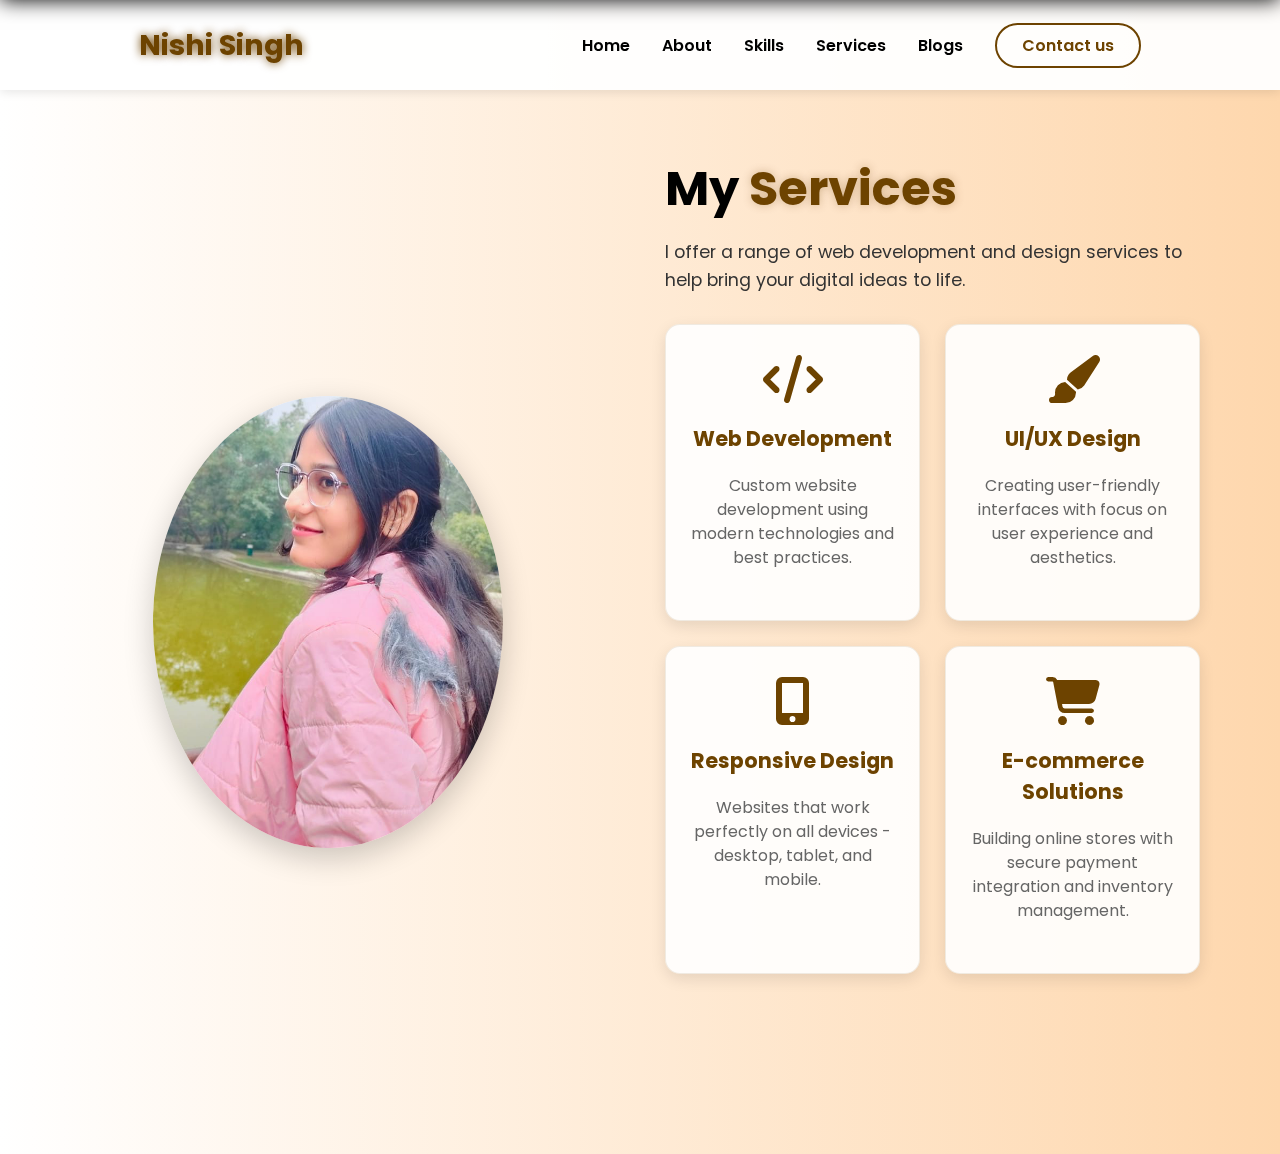
<file: services.html>
<!DOCTYPE html>
<html lang="en">
<head>
    <meta charset="UTF-8">
    <meta name="viewport" content="width=device-width, initial-scale=1.0">
    <link rel="stylesheet" href="https://cdnjs.cloudflare.com/ajax/libs/font-awesome/6.5.2/css/all.min.css">
    <title>Services - Nishi Portfolio</title>
    <link rel="stylesheet" href="https://unpkg.com/aos@next/dist/aos.css">
    <style>
        /* CSS for services.html page */
        @import url('https://fonts.googleapis.com/css2?family=Poppins:wght@100;200;300;400;500;600&display=swap');
        
        * {
            padding: 0;
            margin: 0;
            font-family: 'Poppins', sans-serif;
            box-sizing: border-box;
        }
        
        html {
            overflow-x: hidden;
        }
        
        body {
            width: 100%;
            min-height: 100vh;
            overflow-x: hidden;
            background: linear-gradient(to right, rgb(255,255,255), rgb(254,215,173));
        }
        
        nav {
            width: 100%;
            height: 10vh;
            position: fixed;
            top: 0;
            left: 0;
            z-index: 1000;
            background: rgba(255, 255, 255, 0.95);
            box-shadow: 0 2px 10px rgba(0,0,0,0.1);
        }
        
        .nav-container {
            width: 100%;
            height: 100%;
            display: flex;
            justify-content: space-around;
            align-items: center;
        }
        
        .logo {
            color: black;
            font-size: 1.8rem;
            font-weight: bolder;
        }
        
        .logo span {
            color: rgb(109,67,0);
            text-shadow: 0 0 10px rgb(109,67,0);
        }
        
        .hamburg, .cancel {
            cursor: pointer;
            position: absolute;
            right: 25px;
            top: 50%;
            transform: translateY(-50%);
            color: black;
            font-size: 1.8rem;
            display: none;
            z-index: 1001;
        }
        
        .nav-container .links {
            display: flex;
            gap: 2rem;
            align-items: center;
        }
        
        .nav-container .link {
            list-style: none;
        }
        
        .nav-container .links a {
            position: relative;
            font-size: 1rem;
            color: black;
            text-decoration: none;
            font-weight: 550;
            transition: 0.3s linear;
        }
        
        .nav-container .links a::before {
            position: absolute;
            content: "";
            bottom: -3px;
            left: 0%;
            width: 0%;
            height: 3px;
            background-color: rgb(109,67,0);
            transition: 0.2s linear;
        }
        
        .nav-container .links a:hover::before {
            width: 100%;
        }
        
        .nav-container .contact-btn {
            background-color: transparent;
            padding: 8px 25px;
            border-radius: 25px;
            border: 2px solid rgb(109,67,0);
            transition: 0.2s linear;
        }
        
        .nav-container .contact-btn a {
            color: rgb(109,67,0);
            transition: 0.3s linear;
        }
        
        .nav-container .contact-btn:hover {
            background-color: rgb(109,67,0);
        }
        
        .nav-container .contact-btn:hover a {
            color: white;
        }
        
        .nav-container .links a:hover {
            color: rgb(109,67,0);
        }
        
        .dropdown {
            z-index: 1000;
            position: fixed;
            top: 0;
            left: 0;
            transform: translateY(-100%);
            width: 100%;
            height: 100vh;
            background: rgba(0, 0, 0, 0.95);
            backdrop-filter: blur(5px);
            box-shadow: 0 0 20px black;
            transition: 0.3s linear;
            display: flex;
            flex-direction: column;
            justify-content: center;
            align-items: center;
        }
        
        .dropdown .links {
            display: flex;
            flex-direction: column;
            gap: 2rem;
            align-items: center;
        }
        
        .dropdown .links a {
            color: white;
            text-decoration: none;
            font-size: 1.5rem;
            padding: 10px 30px;
            transition: 0.2s linear;
        }
        
        .dropdown .links a:hover {
            color: rgb(109,67,0);
            background-color: rgba(255, 255, 255, 0.1);
            border-radius: 10px;
        }
        
        .cancel {
            position: absolute;
            top: 30px;
            right: 30px;
            color: white;
        }
        
        section {
            width: 100%;
            min-height: 100vh;
            padding-top: 10vh;
            display: flex;
            justify-content: center;
            align-items: center;
        }
        
        .main-container {
            width: 100%;
            max-width: 1200px;
            min-height: 80vh;
            display: flex;
            justify-content: center;
            align-items: center;
            padding: 50px 20px;
            gap: 50px;
        }
        
        .main-container .image {
            flex: 1;
            display: flex;
            justify-content: center;
            align-items: center;
        }
        
        .main-container .image img {
            max-width: 100%;
            height: auto;
            border-radius: 50%;
            object-fit: cover;
            box-shadow: 0 10px 30px rgba(0,0,0,0.2);
        }
        
        .circle {
            width: 350px;
            height: 350px;
        }
        
        .main-container .content {
            flex: 1;
            color: black;
            padding: 20px;
        }
        
        .content h1 {
            font-size: 3rem;
            margin-bottom: 20px;
            line-height: 1.2;
        }
        
        .content h1 span {
            color: rgb(109,67,0);
            text-shadow: 0 0 10px rgba(109,67,0,0.3);
        }
        
        .content p {
            font-size: 1.1rem;
            line-height: 1.6;
            margin: 20px 0;
            color: #333;
        }
        
        /* Services page specific styles */
        .services-container {
            display: grid;
            grid-template-columns: repeat(2, 1fr);
            gap: 25px;
            margin: 30px 0;
        }
        
        .service-card {
            background: rgba(255, 255, 255, 0.9);
            padding: 30px 20px;
            border-radius: 15px;
            box-shadow: 0 5px 15px rgba(0,0,0,0.1);
            text-align: center;
            transition: all 0.3s ease;
            border: 1px solid rgba(109,67,0,0.1);
        }
        
        .service-card:hover {
            transform: translateY(-10px);
            box-shadow: 0 10px 25px rgba(109,67,0,0.2);
            border-color: rgb(109,67,0);
        }
        
        .service-icon {
            font-size: 3rem;
            color: rgb(109,67,0);
            margin-bottom: 20px;
        }
        
        .service-card h3 {
            color: rgb(109,67,0);
            margin-bottom: 15px;
            font-size: 1.3rem;
        }
        
        .service-card p {
            font-size: 1rem;
            color: #666;
            line-height: 1.5;
        }
        
        .social-links {
            display: flex;
            justify-content: flex-start;
            align-items: center;
            gap: 20px;
            margin: 30px 0;
        }
        
        .social-links a {
            display: flex;
            justify-content: center;
            align-items: center;
            width: 50px;
            height: 50px;
            background-color: transparent;
            border: 2px solid rgb(109,67,0);
            border-radius: 50%;
            color: rgb(109,67,0);
            font-size: 1.5rem;
            transition: all 0.3s ease;
            text-decoration: none;
        }
        
        .social-links a:hover {
            background-color: rgb(109,67,0);
            color: white;
            transform: translateY(-5px);
            box-shadow: 0 5px 15px rgba(109,67,0,0.3);
        }
        
        /* Responsive Styles */
        @media (max-width: 1024px) {
            .main-container {
                flex-direction: column;
                text-align: center;
                padding: 30px 20px;
            }
            
            .circle {
                width: 280px;
                height: 280px;
            }
            
            .content h1 {
                font-size: 2.5rem;
            }
            
            .social-links {
                justify-content: center;
            }
        }
        
        @media (max-width: 768px) {
            .nav-container .links {
                display: none;
            }
            
            .hamburg, .cancel {
                display: block;
            }
            
            .circle {
                width: 220px;
                height: 220px;
            }
            
            .content h1 {
                font-size: 2rem;
            }
            
            .services-container {
                grid-template-columns: 1fr;
            }
        }
        
        @media (max-width: 480px) {
            .logo {
                font-size: 1.5rem;
            }
            
            .circle {
                width: 180px;
                height: 180px;
            }
            
            .content h1 {
                font-size: 1.8rem;
            }
            
            .service-card {
                padding: 20px 15px;
            }
            
            .service-icon {
                font-size: 2.5rem;
            }
        }
    </style>
</head>
<body>
    <nav>
        <div class="nav-container">
            <div class="logo" data-aos="zoom-in" data-aos-duration="1000">
                <span>Nishi Singh</span>
            </div>
            <div class="links">
                <div class="link" data-aos="fade-up" data-aos-duration="1000" data-aos-delay="100"><a href="index.html">Home</a></div>
                <div class="link" data-aos="fade-up" data-aos-duration="1000" data-aos-delay="200"><a href="about.html">About</a></div>
                <div class="link" data-aos="fade-up" data-aos-duration="1000" data-aos-delay="300"><a href="skills.html">Skills</a></div>
                <div class="link" data-aos="fade-up" data-aos-duration="1000" data-aos-delay="400"><a href="services.html">Services</a></div>
                <div class="link" data-aos="fade-up" data-aos-duration="1000" data-aos-delay="500"><a href="blogs.html">Blogs</a></div>
                <div class="link contact-btn" data-aos="fade-up" data-aos-duration="1000" data-aos-delay="600"><a href="contact.html">Contact us</a></div>
            </div>
            <i class="fa-solid fa-bars hamburg" onclick="hamburg()"></i>
        </div>
        <div class="dropdown">
            <div class="links">
                <a href="index.html">Home</a>
                <a href="about.html">About</a>
                <a href="skills.html">Skills</a>
                <a href="services.html">Services</a>
                <a href="blogs.html">Blogs</a>
                <a href="contact.html">Contact Us</a>
                <i class="fa-solid fa-xmark cancel" onclick="cancel()"></i>
            </div>
        </div>
    </nav>

    <section>
        <div class="main-container">
            <div class="image" data-aos="zoom-in-right" data-aos-duration="1500">
                <img src="main.png" class="circle" alt="Nishi Singh">
            </div>
            <div class="content">
                <h1 data-aos="fade-left" data-aos-duration="1000" data-aos-delay="800">My <span>Services</span></h1>
                <p data-aos="flip-up" data-aos-duration="1000" data-aos-delay="1000">I offer a range of web development and design services to help bring your digital ideas to life.</p>
              
                <div class="services-container" data-aos="fade-up" data-aos-duration="1000" data-aos-delay="1100">
                    <div class="service-card">
                        <i class="fa-solid fa-code service-icon"></i>
                        <h3>Web Development</h3>
                        <p>Custom website development using modern technologies and best practices.</p>
                    </div>
                    <div class="service-card">
                        <i class="fa-solid fa-paint-brush service-icon"></i>
                        <h3>UI/UX Design</h3>
                        <p>Creating user-friendly interfaces with focus on user experience and aesthetics.</p>
                    </div>
                    <div class="service-card">
                        <i class="fa-solid fa-mobile-alt service-icon"></i>
                        <h3>Responsive Design</h3>
                        <p>Websites that work perfectly on all devices - desktop, tablet, and mobile.</p>
                    </div>
                    <div class="service-card">
                        <i class="fa-solid fa-shopping-cart service-icon"></i>
                        <h3>E-commerce Solutions</h3>
                        <p>Building online stores with secure payment integration and inventory management.</p>
                    </div>
                </div>
              
                <div class="social-links" data-aos="flip-down" data-aos-duration="1000" data-aos-delay="1200">
                    <a href="#"><i class="fa-brands fa-github"></i></a>
                    <a href="#"><i class="fa-brands fa-facebook"></i></a>
                    <a href="#"><i class="fa-brands fa-linkedin"></i></a>
                    <a href="#"><i class="fa-brands fa-x-twitter"></i></a>
                </div>
            </div>
        </div>
    </section>

    <script src="https://unpkg.com/aos@next/dist/aos.js"></script>
    <script>
        AOS.init({
            offset: 0,
            duration: 1000,
            once: true
        });
        
        function hamburg() {
            const navbar = document.querySelector(".dropdown");
            navbar.style.transform = "translateY(0)";
        }
        
        function cancel() {
            const navbar = document.querySelector(".dropdown");
            navbar.style.transform = "translateY(-100%)";
        }
        
        document.addEventListener('click', function(event) {
            const dropdown = document.querySelector('.dropdown');
            const hamburger = document.querySelector('.hamburg');
            
            if (!dropdown.contains(event.target) && !hamburger.contains(event.target)) {
                dropdown.style.transform = "translateY(-100%)";
            }
        });
    </script>
</body>
</html>
</file>
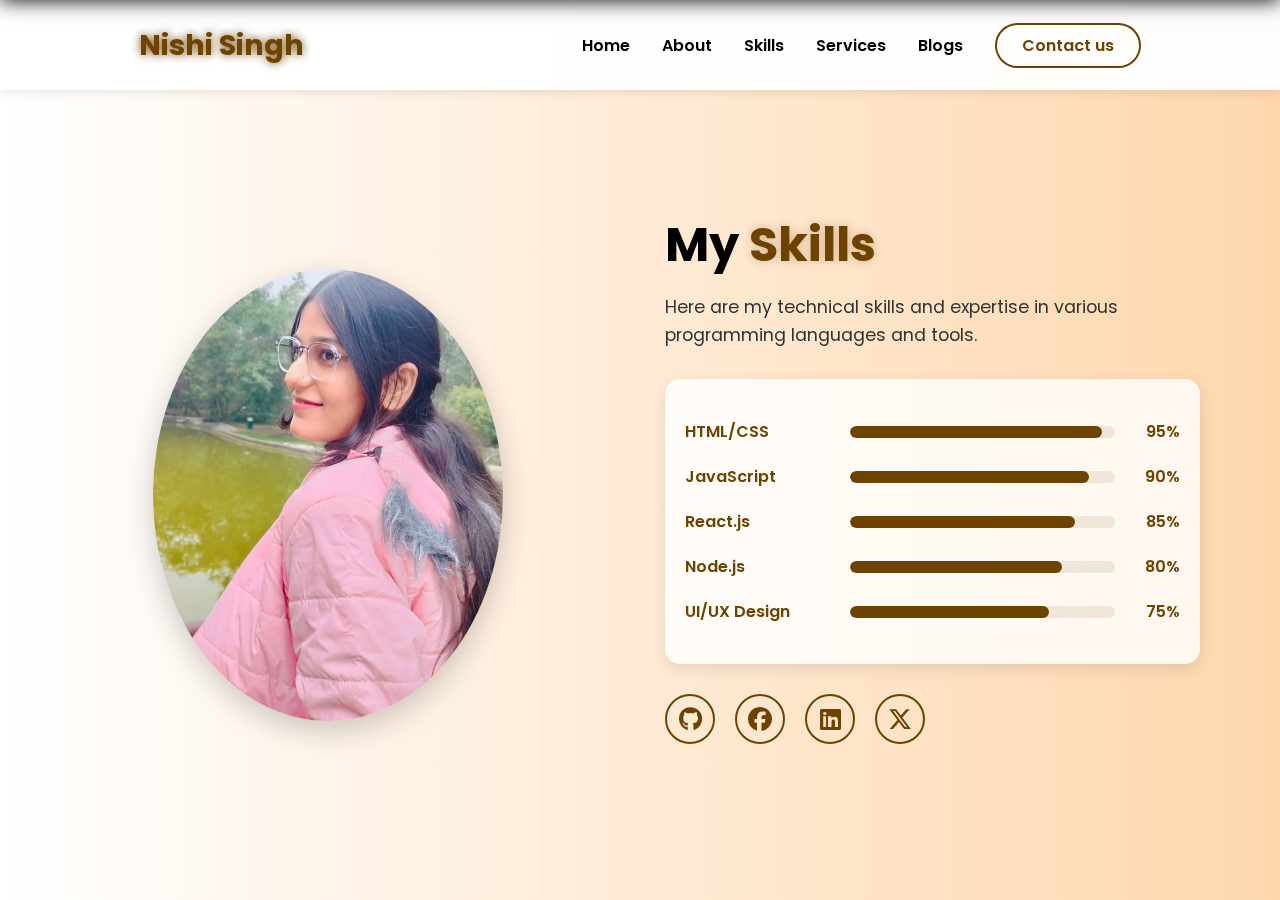
<file: skills.html>
<!DOCTYPE html>
<html lang="en">
<head>
    <meta charset="UTF-8">
    <meta name="viewport" content="width=device-width, initial-scale=1.0">
    <link rel="stylesheet" href="https://cdnjs.cloudflare.com/ajax/libs/font-awesome/6.5.2/css/all.min.css">
    <title>Skills - Nishi Portfolio</title>
    <link rel="stylesheet" href="https://unpkg.com/aos@next/dist/aos.css">
    <style>
        /* CSS for skills.html page */
        @import url('https://fonts.googleapis.com/css2?family=Poppins:wght@100;200;300;400;500;600&display=swap');
        
        * {
            padding: 0;
            margin: 0;
            font-family: 'Poppins', sans-serif;
            box-sizing: border-box;
        }
        
        html {
            overflow-x: hidden;
        }
        
        body {
            width: 100%;
            min-height: 100vh;
            overflow-x: hidden;
            background: linear-gradient(to right, rgb(255,255,255), rgb(254,215,173));
        }
        
        nav {
            width: 100%;
            height: 10vh;
            position: fixed;
            top: 0;
            left: 0;
            z-index: 1000;
            background: rgba(255, 255, 255, 0.95);
            box-shadow: 0 2px 10px rgba(0,0,0,0.1);
        }
        
        .nav-container {
            width: 100%;
            height: 100%;
            display: flex;
            justify-content: space-around;
            align-items: center;
        }
        
        .logo {
            color: black;
            font-size: 1.8rem;
            font-weight: bolder;
        }
        
        .logo span {
            color: rgb(109,67,0);
            text-shadow: 0 0 10px rgb(109,67,0);
        }
        
        .hamburg, .cancel {
            cursor: pointer;
            position: absolute;
            right: 25px;
            top: 50%;
            transform: translateY(-50%);
            color: black;
            font-size: 1.8rem;
            display: none;
            z-index: 1001;
        }
        
        .nav-container .links {
            display: flex;
            gap: 2rem;
            align-items: center;
        }
        
        .nav-container .link {
            list-style: none;
        }
        
        .nav-container .links a {
            position: relative;
            font-size: 1rem;
            color: black;
            text-decoration: none;
            font-weight: 550;
            transition: 0.3s linear;
        }
        
        .nav-container .links a::before {
            position: absolute;
            content: "";
            bottom: -3px;
            left: 0%;
            width: 0%;
            height: 3px;
            background-color: rgb(109,67,0);
            transition: 0.2s linear;
        }
        
        .nav-container .links a:hover::before {
            width: 100%;
        }
        
        .nav-container .contact-btn {
            background-color: transparent;
            padding: 8px 25px;
            border-radius: 25px;
            border: 2px solid rgb(109,67,0);
            transition: 0.2s linear;
        }
        
        .nav-container .contact-btn a {
            color: rgb(109,67,0);
            transition: 0.3s linear;
        }
        
        .nav-container .contact-btn:hover {
            background-color: rgb(109,67,0);
        }
        
        .nav-container .contact-btn:hover a {
            color: white;
        }
        
        .nav-container .links a:hover {
            color: rgb(109,67,0);
        }
        
        .dropdown {
            z-index: 1000;
            position: fixed;
            top: 0;
            left: 0;
            transform: translateY(-100%);
            width: 100%;
            height: 100vh;
            background: rgba(0, 0, 0, 0.95);
            backdrop-filter: blur(5px);
            box-shadow: 0 0 20px black;
            transition: 0.3s linear;
            display: flex;
            flex-direction: column;
            justify-content: center;
            align-items: center;
        }
        
        .dropdown .links {
            display: flex;
            flex-direction: column;
            gap: 2rem;
            align-items: center;
        }
        
        .dropdown .links a {
            color: white;
            text-decoration: none;
            font-size: 1.5rem;
            padding: 10px 30px;
            transition: 0.2s linear;
        }
        
        .dropdown .links a:hover {
            color: rgb(109,67,0);
            background-color: rgba(255, 255, 255, 0.1);
            border-radius: 10px;
        }
        
        .cancel {
            position: absolute;
            top: 30px;
            right: 30px;
            color: white;
        }
        
        section {
            width: 100%;
            min-height: 100vh;
            padding-top: 10vh;
            display: flex;
            justify-content: center;
            align-items: center;
        }
        
        .main-container {
            width: 100%;
            max-width: 1200px;
            min-height: 80vh;
            display: flex;
            justify-content: center;
            align-items: center;
            padding: 50px 20px;
            gap: 50px;
        }
        
        .main-container .image {
            flex: 1;
            display: flex;
            justify-content: center;
            align-items: center;
        }
        
        .main-container .image img {
            max-width: 100%;
            height: auto;
            border-radius: 50%;
            object-fit: cover;
            box-shadow: 0 10px 30px rgba(0,0,0,0.2);
        }
        
        .circle {
            width: 350px;
            height: 350px;
        }
        
        .main-container .content {
            flex: 1;
            color: black;
            padding: 20px;
        }
        
        .content h1 {
            font-size: 3rem;
            margin-bottom: 20px;
            line-height: 1.2;
        }
        
        .content h1 span {
            color: rgb(109,67,0);
            text-shadow: 0 0 10px rgba(109,67,0,0.3);
        }
        
        .content p {
            font-size: 1.1rem;
            line-height: 1.6;
            margin: 20px 0;
            color: #333;
        }
        
        /* Skills page specific styles */
        .skills-container {
            margin: 30px 0;
            padding: 20px;
            background: rgba(255, 255, 255, 0.8);
            border-radius: 15px;
            box-shadow: 0 5px 15px rgba(0,0,0,0.1);
        }
        
        .skill-item {
            margin: 20px 0;
            display: flex;
            align-items: center;
            gap: 15px;
        }
        
        .skill-name {
            min-width: 150px;
            font-weight: 600;
            color: rgb(109,67,0);
        }
        
        .skill-bar {
            flex: 1;
            height: 12px;
            background-color: rgba(109,67,0,0.1);
            border-radius: 6px;
            overflow: hidden;
        }
        
        .skill-level {
            height: 100%;
            background-color: rgb(109,67,0);
            border-radius: 6px;
            transition: width 1s ease-in-out;
        }
        
        .skill-percent {
            min-width: 50px;
            text-align: right;
            font-weight: 600;
            color: rgb(109,67,0);
        }
        
        .social-links {
            display: flex;
            justify-content: flex-start;
            align-items: center;
            gap: 20px;
            margin: 30px 0;
        }
        
        .social-links a {
            display: flex;
            justify-content: center;
            align-items: center;
            width: 50px;
            height: 50px;
            background-color: transparent;
            border: 2px solid rgb(109,67,0);
            border-radius: 50%;
            color: rgb(109,67,0);
            font-size: 1.5rem;
            transition: all 0.3s ease;
            text-decoration: none;
        }
        
        .social-links a:hover {
            background-color: rgb(109,67,0);
            color: white;
            transform: translateY(-5px);
            box-shadow: 0 5px 15px rgba(109,67,0,0.3);
        }
        
        /* Responsive Styles */
        @media (max-width: 1024px) {
            .main-container {
                flex-direction: column;
                text-align: center;
                padding: 30px 20px;
            }
            
            .circle {
                width: 280px;
                height: 280px;
            }
            
            .content h1 {
                font-size: 2.5rem;
            }
            
            .social-links {
                justify-content: center;
            }
        }
        
        @media (max-width: 768px) {
            .nav-container .links {
                display: none;
            }
            
            .hamburg, .cancel {
                display: block;
            }
            
            .circle {
                width: 220px;
                height: 220px;
            }
            
            .content h1 {
                font-size: 2rem;
            }
            
            .skill-item {
                flex-direction: column;
                align-items: flex-start;
                gap: 10px;
            }
            
            .skill-name {
                min-width: 100%;
            }
            
            .skill-bar {
                width: 100%;
            }
        }
        
        @media (max-width: 480px) {
            .logo {
                font-size: 1.5rem;
            }
            
            .circle {
                width: 180px;
                height: 180px;
            }
            
            .content h1 {
                font-size: 1.8rem;
            }
        }
    </style>
</head>
<body>
    <nav>
        <div class="nav-container">
            <div class="logo" data-aos="zoom-in" data-aos-duration="1000">
                <span>Nishi Singh</span>
            </div>
            <div class="links">
                <div class="link" data-aos="fade-up" data-aos-duration="1000" data-aos-delay="100"><a href="index.html">Home</a></div>
                <div class="link" data-aos="fade-up" data-aos-duration="1000" data-aos-delay="200"><a href="about.html">About</a></div>
                <div class="link" data-aos="fade-up" data-aos-duration="1000" data-aos-delay="300"><a href="skills.html">Skills</a></div>
                <div class="link" data-aos="fade-up" data-aos-duration="1000" data-aos-delay="400"><a href="services.html">Services</a></div>
                <div class="link" data-aos="fade-up" data-aos-duration="1000" data-aos-delay="500"><a href="blogs.html">Blogs</a></div>
                <div class="link contact-btn" data-aos="fade-up" data-aos-duration="1000" data-aos-delay="600"><a href="contact.html">Contact us</a></div>
            </div>
            <i class="fa-solid fa-bars hamburg" onclick="hamburg()"></i>
        </div>
        <div class="dropdown">
            <div class="links">
                <a href="index.html">Home</a>
                <a href="about.html">About</a>
                <a href="skills.html">Skills</a>
                <a href="services.html">Services</a>
                <a href="blogs.html">Blogs</a>
                <a href="contact.html">Contact Us</a>
                <i class="fa-solid fa-xmark cancel" onclick="cancel()"></i>
            </div>
        </div>
    </nav>

    <section>
        <div class="main-container">
            <div class="image" data-aos="zoom-in-right" data-aos-duration="1500">
                <img src="main.png" class="circle" alt="Nishi Singh">
            </div>
            <div class="content">
                <h1 data-aos="fade-left" data-aos-duration="1000" data-aos-delay="800">My <span>Skills</span></h1>
                <p data-aos="flip-up" data-aos-duration="1000" data-aos-delay="1000">Here are my technical skills and expertise in various programming languages and tools.</p>
              
                <div class="skills-container" data-aos="fade-up" data-aos-duration="1000" data-aos-delay="1100">
                    <div class="skill-item">
                        <span class="skill-name">HTML/CSS</span>
                        <div class="skill-bar">
                            <div class="skill-level" style="width: 95%"></div>
                        </div>
                        <span class="skill-percent">95%</span>
                    </div>
                    <div class="skill-item">
                        <span class="skill-name">JavaScript</span>
                        <div class="skill-bar">
                            <div class="skill-level" style="width: 90%"></div>
                        </div>
                        <span class="skill-percent">90%</span>
                    </div>
                    <div class="skill-item">
                        <span class="skill-name">React.js</span>
                        <div class="skill-bar">
                            <div class="skill-level" style="width: 85%"></div>
                        </div>
                        <span class="skill-percent">85%</span>
                    </div>
                    <div class="skill-item">
                        <span class="skill-name">Node.js</span>
                        <div class="skill-bar">
                            <div class="skill-level" style="width: 80%"></div>
                        </div>
                        <span class="skill-percent">80%</span>
                    </div>
                    <div class="skill-item">
                        <span class="skill-name">UI/UX Design</span>
                        <div class="skill-bar">
                            <div class="skill-level" style="width: 75%"></div>
                        </div>
                        <span class="skill-percent">75%</span>
                    </div>
                </div>
              
                <div class="social-links" data-aos="flip-down" data-aos-duration="1000" data-aos-delay="1200">
                    <a href="#"><i class="fa-brands fa-github"></i></a>
                    <a href="#"><i class="fa-brands fa-facebook"></i></a>
                    <a href="#"><i class="fa-brands fa-linkedin"></i></a>
                    <a href="#"><i class="fa-brands fa-x-twitter"></i></a>
                </div>
            </div>
        </div>
    </section>

    <script src="https://unpkg.com/aos@next/dist/aos.js"></script>
    <script>
        AOS.init({
            offset: 0,
            duration: 1000,
            once: true
        });
        
        function hamburg() {
            const navbar = document.querySelector(".dropdown");
            navbar.style.transform = "translateY(0)";
        }
        
        function cancel() {
            const navbar = document.querySelector(".dropdown");
            navbar.style.transform = "translateY(-100%)";
        }
        
        document.addEventListener('click', function(event) {
            const dropdown = document.querySelector('.dropdown');
            const hamburger = document.querySelector('.hamburg');
            
            if (!dropdown.contains(event.target) && !hamburger.contains(event.target)) {
                dropdown.style.transform = "translateY(-100%)";
            }
        });
    </script>
</body>
</html>
</file>
<file: style.css>
@import url('https://fonts.googleapis.com/css2?family=Poppins:wght@100;200;300;400;500;600&display=swap');

*{
    padding: 0;
    margin: 0;
    font-family: 'Poppins', sans-serif;
    box-sizing: border-box;
}

html{
    overflow-x: hidden;
}

body{
    width: 100%;
    min-height: 100vh;
    overflow-x: hidden;
    background: linear-gradient(to right, rgb(255,255,255), rgb(254,215,173));
}

nav{
    width: 100%;
    height: 10vh;
    position: fixed;
    top: 0;
    left: 0;
    z-index: 1000;
    background: rgba(255, 255, 255, 0.9);
    box-shadow: 0 2px 10px rgba(0,0,0,0.1);
}

.nav-container{
    width: 100%;
    height: 100%;
    display: flex;
    justify-content: space-around;
    align-items: center;
}

.logo{
    color: black;
    font-size: 1.8rem;
    font-weight: bolder;
}

.logo span{
    color: rgb(109,67,0);
    text-shadow: 0 0 10px rgb(109,67,0);
}

.hamburg, .cancel{
    cursor: pointer;
    position: absolute;
    right: 25px;
    top: 50%;
    transform: translateY(-50%);
    color: black;
    font-size: 1.8rem;
    display: none;
    z-index: 1001;
}

.nav-container .links{
    display: flex;
    gap: 2rem;
    align-items: center;
}

.nav-container .link{
    list-style: none;
}

.nav-container .links a{
    position: relative;
    font-size: 1rem;
    color: black;
    text-decoration: none;
    font-weight: 550;
    transition: 0.3s linear;
}

.nav-container .links a::before{
    position: absolute;
    content: "";
    bottom: -3px;
    left: 0%;
    width: 0%;
    height: 3px;
    background-color: rgb(109,67,0);
    transition: 0.2s linear;
}

.nav-container .links a:hover::before{
    width: 100%;
}

.nav-container .contact-btn{
    background-color: transparent;
    padding: 8px 25px;
    border-radius: 25px;
    border: 2px solid rgb(109,67,0);
    transition: 0.2s linear;
}

.nav-container .contact-btn a{
    color: rgb(109,67,0);
    transition: 0.3s linear;
}

.nav-container .contact-btn:hover{
    background-color: rgb(109,67,0);
}

.nav-container .contact-btn:hover a{
    color: white;
}

.nav-container .links a:hover{
    color: rgb(109,67,0);
}

.dropdown{
    z-index: 1000;
    position: fixed;
    top: 0;
    left: 0;
    transform: translateY(-100%);
    width: 100%;
    height: 100vh;
    background: rgba(0, 0, 0, 0.95);
    backdrop-filter: blur(5px);
    box-shadow: 0 0 20px black;
    transition: 0.3s linear;
    display: flex;
    flex-direction: column;
    justify-content: center;
    align-items: center;
}

.dropdown .links{
    display: flex;
    flex-direction: column;
    gap: 2rem;
    align-items: center;
}

.dropdown .links a{
    color: white;
    text-decoration: none;
    font-size: 1.5rem;
    padding: 10px 30px;
    transition: 0.2s linear;
}

.dropdown .links a:hover{
    color: rgb(109,67,0);
    background-color: rgba(255, 255, 255, 0.1);
    border-radius: 10px;
}

.cancel{
    position: absolute;
    top: 30px;
    right: 30px;
    color: white;
}

section{
    width: 100%;
    min-height: 100vh;
    padding-top: 10vh;
    display: flex;
    justify-content: center;
    align-items: center;
}

.main-container{
    width: 100%;
    max-width: 1200px;
    min-height: 80vh;
    display: flex;
    justify-content: center;
    align-items: center;
    padding: 50px 20px;
    gap: 50px;
}

.main-container .image{
    flex: 1;
    display: flex;
    justify-content: center;
    align-items: center;
}

.main-container .image img{
    max-width: 100%;
    height: auto;
    border-radius: 50%;
    object-fit: cover;
    box-shadow: 0 10px 30px rgba(0,0,0,0.2);
}

.circle{
    width: 350px;
    height: 350px;
}

.main-container .content{
    flex: 1;
    color: black;
    padding: 20px;
}

.content h1{
    font-size: 3rem;
    margin-bottom: 20px;
    line-height: 1.2;
}

.content h1 span{
    color: rgb(109,67,0);
    text-shadow: 0 0 10px rgba(109,67,0,0.3);
}

.content .typewriter{
    font-weight: 600;
    font-size: 1.8rem;
    margin-bottom: 20px;
}

.content .typewriter span{
    color: rgb(109,67,0);
    font-size: 2.2rem;
    text-shadow: 0 0 5px rgb(109,67,0);
    position: relative;
}

.typewriter span::before{
    content: "Developer";
    animation: words 15s infinite;
}

.typewriter span::after{
    content: "";
    position: absolute;
    width: calc(100% + 8px);
    height: 100%;
    border-left: 3px solid rgb(109,67,0);
    animation: cursor 0.6s linear infinite;
}

@keyframes cursor{
    to{
        border-left: 3px solid transparent;
    }
}

@keyframes words{
    0%, 33%{
        content: "Developer";
    }
    34%, 66%{
        content: "Designer";
    }
    67%, 100%{
        content: "Youtuber";
    }
}

.content p{
    font-size: 1.1rem;
    line-height: 1.6;
    margin: 20px 0;
    color: #333;
}

.social-links{
    display: flex;
    justify-content: flex-start;
    align-items: center;
    gap: 20px;
    margin: 30px 0;
}

.social-links a{
    display: flex;
    justify-content: center;
    align-items: center;
    width: 50px;
    height: 50px;
    background-color: transparent;
    border: 2px solid rgb(109,67,0);
    border-radius: 50%;
    color: rgb(109,67,0);
    font-size: 1.5rem;
    transition: all 0.3s ease;
    text-decoration: none;
}

.social-links a:hover{
    background-color: rgb(109,67,0);
    color: white;
    transform: translateY(-5px);
    box-shadow: 0 5px 15px rgba(109,67,0,0.3);
}

.content button{
    width: 200px;
    height: 50px;
    margin: 20px 0;
    background-color: rgb(109,67,0);
    color: white;
    border: none;
    outline: none;
    font-size: 1.1rem;
    font-weight: 600;
    border-radius: 25px;
    cursor: pointer;
    transition: all 0.3s ease;
}

.content button:hover{
    background-color: transparent;
    color: rgb(109,67,0);
    border: 2px solid rgb(109,67,0);
    transform: translateY(-3px);
    box-shadow: 0 5px 20px rgba(109,67,0,0.3);
}

/* Download link styled as button */
.pdf-btn{
    display: inline-block;
    width: 200px;
    height: 50px;
    line-height: 50px;
    text-align: center;
    margin: 20px 10px 20px 0;
    background-color: rgb(109,67,0);
    color: white;
    border-radius: 25px;
    text-decoration: none;
    font-size: 1.1rem;
    font-weight: 600;
    transition: all 0.3s ease;
}

.pdf-btn:hover{
    background-color: transparent;
    color: rgb(109,67,0);
    border: 2px solid rgb(109,67,0);
    transform: translateY(-3px);
    box-shadow: 0 5px 20px rgba(109,67,0,0.3);
}

/* About page styles */
.info-section{
    margin: 30px 0;
    padding: 20px;
    background: rgba(255, 255, 255, 0.8);
    border-radius: 15px;
    box-shadow: 0 5px 15px rgba(0,0,0,0.1);
}

.info-item{
    margin: 15px 0;
    display: flex;
    justify-content: space-between;
    border-bottom: 1px solid rgba(109,67,0,0.1);
    padding-bottom: 10px;
}

.info-label{
    font-weight: 600;
    color: rgb(109,67,0);
}

.info-value{
    color: #333;
    font-weight: 500;
}

/* Skills page styles */
.skills-container{
    margin: 30px 0;
    padding: 20px;
    background: rgba(255, 255, 255, 0.8);
    border-radius: 15px;
    box-shadow: 0 5px 15px rgba(0,0,0,0.1);
}

.skill-item{
    margin: 20px 0;
    display: flex;
    align-items: center;
    gap: 15px;
}

.skill-name{
    min-width: 150px;
    font-weight: 600;
    color: rgb(109,67,0);
}

.skill-bar{
    flex: 1;
    height: 12px;
    background-color: rgba(109,67,0,0.1);
    border-radius: 6px;
    overflow: hidden;
}

.skill-level{
    height: 100%;
    background-color: rgb(109,67,0);
    border-radius: 6px;
    transition: width 1s ease-in-out;
}

.skill-percent{
    min-width: 50px;
    text-align: right;
    font-weight: 600;
    color: rgb(109,67,0);
}

/* Services page styles */
.services-container{
    display: grid;
    grid-template-columns: repeat(2, 1fr);
    gap: 25px;
    margin: 30px 0;
}

.service-card{
    background: rgba(255, 255, 255, 0.9);
    padding: 30px 20px;
    border-radius: 15px;
    box-shadow: 0 5px 15px rgba(0,0,0,0.1);
    text-align: center;
    transition: all 0.3s ease;
    border: 1px solid rgba(109,67,0,0.1);
}

.service-card:hover{
    transform: translateY(-10px);
    box-shadow: 0 10px 25px rgba(109,67,0,0.2);
    border-color: rgb(109,67,0);
}

.service-icon{
    font-size: 3rem;
    color: rgb(109,67,0);
    margin-bottom: 20px;
}

.service-card h3{
    color: rgb(109,67,0);
    margin-bottom: 15px;
    font-size: 1.3rem;
}

.service-card p{
    font-size: 1rem;
    color: #666;
    line-height: 1.5;
}

/* Blogs page styles */
.blogs-container{
    margin: 30px 0;
}

.blog-post{
    background: rgba(255, 255, 255, 0.9);
    padding: 25px;
    border-radius: 15px;
    margin-bottom: 25px;
    box-shadow: 0 5px 15px rgba(0,0,0,0.1);
    border-left: 5px solid rgb(109,67,0);
    transition: all 0.3s ease;
}

.blog-post:hover{
    transform: translateX(10px);
    box-shadow: 0 10px 25px rgba(109,67,0,0.2);
}

.blog-post h3{
    color: rgb(109,67,0);
    margin-bottom: 10px;
    font-size: 1.4rem;
}

.blog-date{
    color: #666;
    font-size: 0.9rem;
    margin-bottom: 15px;
    font-style: italic;
}

.blog-post p{
    margin-bottom: 20px;
    color: #444;
    line-height: 1.6;
}

.read-more{
    color: rgb(109,67,0);
    text-decoration: none;
    font-weight: 600;
    display: inline-flex;
    align-items: center;
    gap: 5px;
    transition: all 0.3s ease;
}

.read-more:hover{
    color: #000;
    gap: 10px;
}

/* Contact page styles */
.contact-info{
    margin: 30px 0;
    display: grid;
    grid-template-columns: repeat(3, 1fr);
    gap: 25px;
}

.contact-item{
    display: flex;
    align-items: center;
    gap: 20px;
    padding: 25px;
    background: rgba(255, 255, 255, 0.9);
    border-radius: 15px;
    box-shadow: 0 5px 15px rgba(0,0,0,0.1);
    transition: all 0.3s ease;
    border: 1px solid rgba(109,67,0,0.1);
}

.contact-item:hover{
    transform: translateY(-5px);
    border-color: rgb(109,67,0);
    box-shadow: 0 10px 25px rgba(109,67,0,0.2);
}

.contact-icon{
    font-size: 2.5rem;
    color: rgb(109,67,0);
    min-width: 60px;
    height: 60px;
    display: flex;
    align-items: center;
    justify-content: center;
    background: rgba(109,67,0,0.1);
    border-radius: 50%;
}

.contact-item h3{
    color: rgb(109,67,0);
    margin-bottom: 10px;
    font-size: 1.2rem;
}

.contact-item p{
    color: #666;
    font-size: 1rem;
}

.contact-form{
    margin: 40px 0;
    padding: 30px;
    background: rgba(255, 255, 255, 0.9);
    border-radius: 15px;
    box-shadow: 0 5px 20px rgba(0,0,0,0.1);
}

.form-group{
    margin-bottom: 25px;
}

.form-group input,
.form-group textarea{
    width: 100%;
    padding: 15px;
    border: 2px solid rgba(109,67,0,0.2);
    border-radius: 10px;
    font-size: 1rem;
    transition: all 0.3s ease;
    background: white;
}

.form-group input:focus,
.form-group textarea:focus{
    outline: none;
    border-color: rgb(109,67,0);
    box-shadow: 0 0 0 3px rgba(109,67,0,0.1);
}

.form-group:first-child{
    display: grid;
    grid-template-columns: 1fr 1fr;
    gap: 20px;
}

.submit-btn{
    width: 100%;
    height: 55px;
    background-color: rgb(109,67,0);
    color: white;
    border: none;
    outline: none;
    font-size: 1.2rem;
    font-weight: 600;
    border-radius: 10px;
    cursor: pointer;
    transition: all 0.3s ease;
}

.submit-btn:hover{
    background-color: transparent;
    color: rgb(109,67,0);
    border: 2px solid rgb(109,67,0);
    transform: translateY(-3px);
    box-shadow: 0 5px 20px rgba(109,67,0,0.3);
}

/* Responsive Styles */
@media (max-width: 1024px){
    .main-container{
        flex-direction: column;
        text-align: center;
        padding: 30px 20px;
    }
    
    .circle{
        width: 280px;
        height: 280px;
    }
    
    .content h1{
        font-size: 2.5rem;
    }
    
    .social-links{
        justify-content: center;
    }
    
    .services-container{
        grid-template-columns: 1fr;
    }
    
    .contact-info{
        grid-template-columns: repeat(2, 1fr);
    }
}

@media (max-width: 768px){
    .nav-container .links{
        display: none;
    }
    
    .hamburg, .cancel{
        display: block;
    }
    
    .circle{
        width: 220px;
        height: 220px;
    }
    
    .content h1{
        font-size: 2rem;
    }
    
    .content .typewriter{
        font-size: 1.5rem;
    }
    
    .typewriter span{
        font-size: 1.8rem;
    }
    
    .skill-item{
        flex-direction: column;
        align-items: flex-start;
        gap: 10px;
    }
    
    .skill-name{
        min-width: 100%;
    }
    
    .skill-bar{
        width: 100%;
    }
    
    .contact-info{
        grid-template-columns: 1fr;
    }
    
    .form-group:first-child{
        grid-template-columns: 1fr;
        gap: 15px;
    }
    
    .contact-form{
        padding: 20px;
    }
}

@media (max-width: 480px){
    .logo{
        font-size: 1.5rem;
    }
    
    .circle{
        width: 180px;
        height: 180px;
    }
    
    .content h1{
        font-size: 1.8rem;
    }
    
    .content .typewriter{
        font-size: 1.3rem;
    }
    
    .typewriter span{
        font-size: 1.5rem;
    }
    
    .service-card{
        padding: 20px 15px;
    }
    
    .service-icon{
        font-size: 2.5rem;
    }
    
    .contact-item{
        padding: 20px;
    }
    
    .contact-icon{
        font-size: 2rem;
        min-width: 50px;
        height: 50px;
    }
}

/* Fix for mobile dropdown */
@media (max-width: 768px){
    .dropdown.active{
        transform: translateY(0);
    }
    
    section{
        padding-top: 70px;
    }
}

/* Fix for text alignment on mobile */
@media (max-width: 768px){
    .main-container .content{
        text-align: center;
    }
    
    .info-item{
        flex-direction: column;
        gap: 5px;
        align-items: center;
        text-align: center;
    }
    
    .contact-item{
        flex-direction: column;
        text-align: center;
    }
}
</file>
